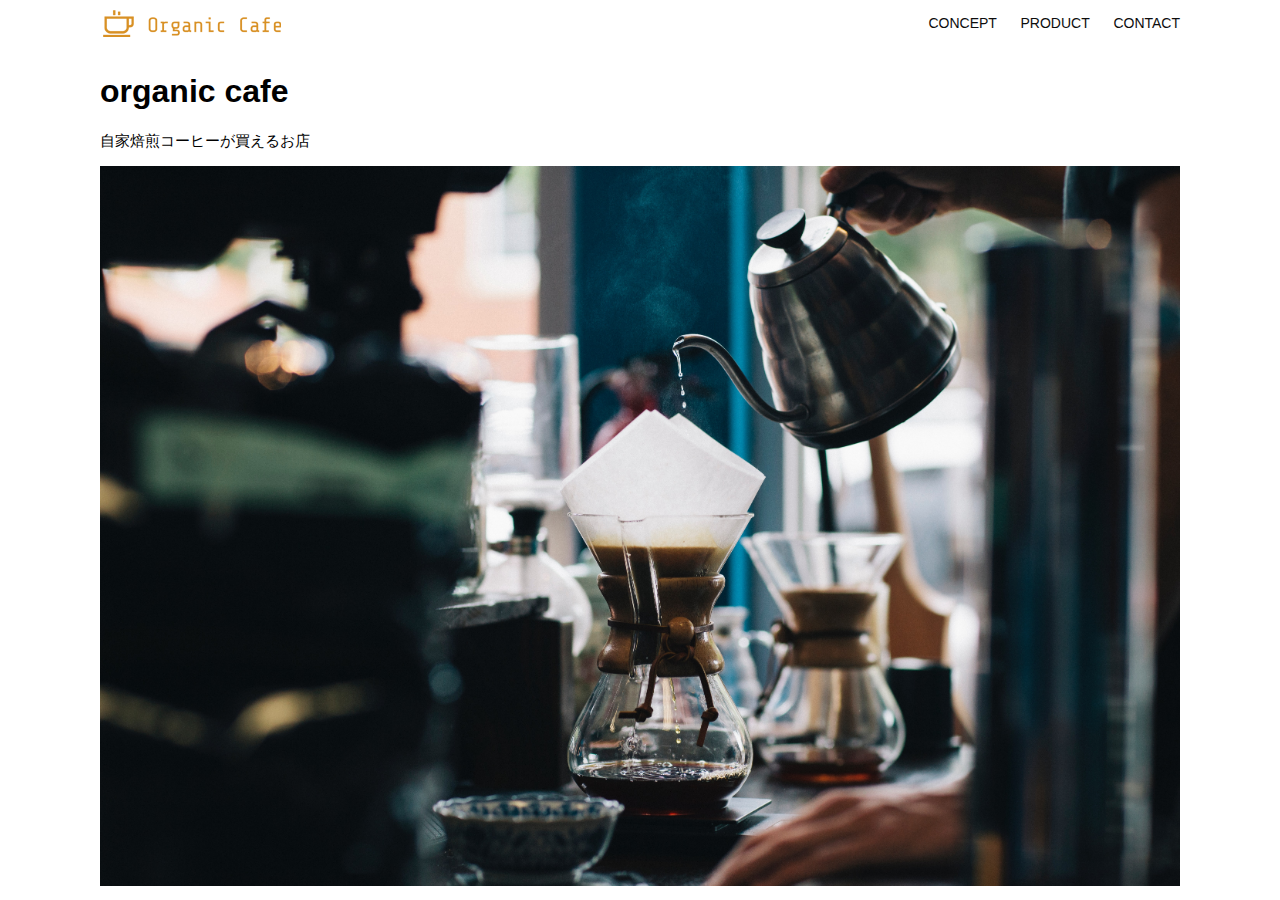
<file: html-css-kadai_013/index.html>
<!DOCTYPE html>
<html>
    <head>
        <title>organic cafe</title>
        <meta charset="utf-8">
        <meta name="description" content="自家焙煎のコーヒーがおうちで楽しめるorganic cafe">
        <meta name="viewport" content="width=device-width, initial-scale=1,0">
        <link rel="stylesheet" href="style.css">
    </head>
    <body>
        <!--ヘッダー-->
        <header>
            <!--ロゴ-->
            <a href="index.html" id="logo"><img src="images/logo.png" alt="トップページに戻る">
            </a>

            <!--PC用ナビゲーション-->
            <nav id="nav-pc">
                <a href="index.html#concept">CONCEPT</a>
                <a href="index.html#product">PRODUCT</a>
                <a href="index.html#contact">CONTACT</a>
            </nav>
            <!--スマートフォン用メニューボタン-->
            <button id="menu-sp" onclick="document.getElementById('nav-sp').style.display = 'block'">
                <img src="images/button-menu.png" alt="ナビゲーションを開く">
            </button>
            <!--スマートフォン用ナビゲーション-->
            <div id="nav-sp">
                <button id="close" onclick="document.getElementById('nav-sp').style.display = 'none'">
                    <img src="images/button-close.png" alt="ナビゲーションを閉じる">
                </button>
                <nav>
                 <ul>
                    <li>
                        <a id="logo-sp" href="index.html" onclick="document.getElementById('nav-sp').style.display = 'none'">
                            <img src="images/logo-sp.png" alt="トップページに戻る">
                        </a>
                    </li>
                    <li><a class="menu" href="index.html#concept" onclick="document.getElementById('nav-sp').style.display = 'none'">CONCEPT</a></li>
                    <li><a class="menu" href="index.html#product" onclick="document.getElementById('nav-sp').style.display = 'none'">PRODUCT</a></li>
                    <li><a class="menu" href="index.html#contact" onclick="document.getElementById('nav-sp').style.display = 'none'">CONTACT</a></li>
                 </ul>
                </nav>
            </div>
        </header>
        <main>
            <article> 
                <!--メインビジュアル-->
                <section id="main-visual">
                    <div id="main-message">
                    <h1>organic cafe</h1>
                    <p>自家焙煎コーヒーが買えるお店</p>
                    </div>
                     <img src="images/main-image.jpg" alt="コーヒーをハンドドリップで淹れる画像">
                </section>
            </article>
        </main>
    </body>
    
</html>
</file>
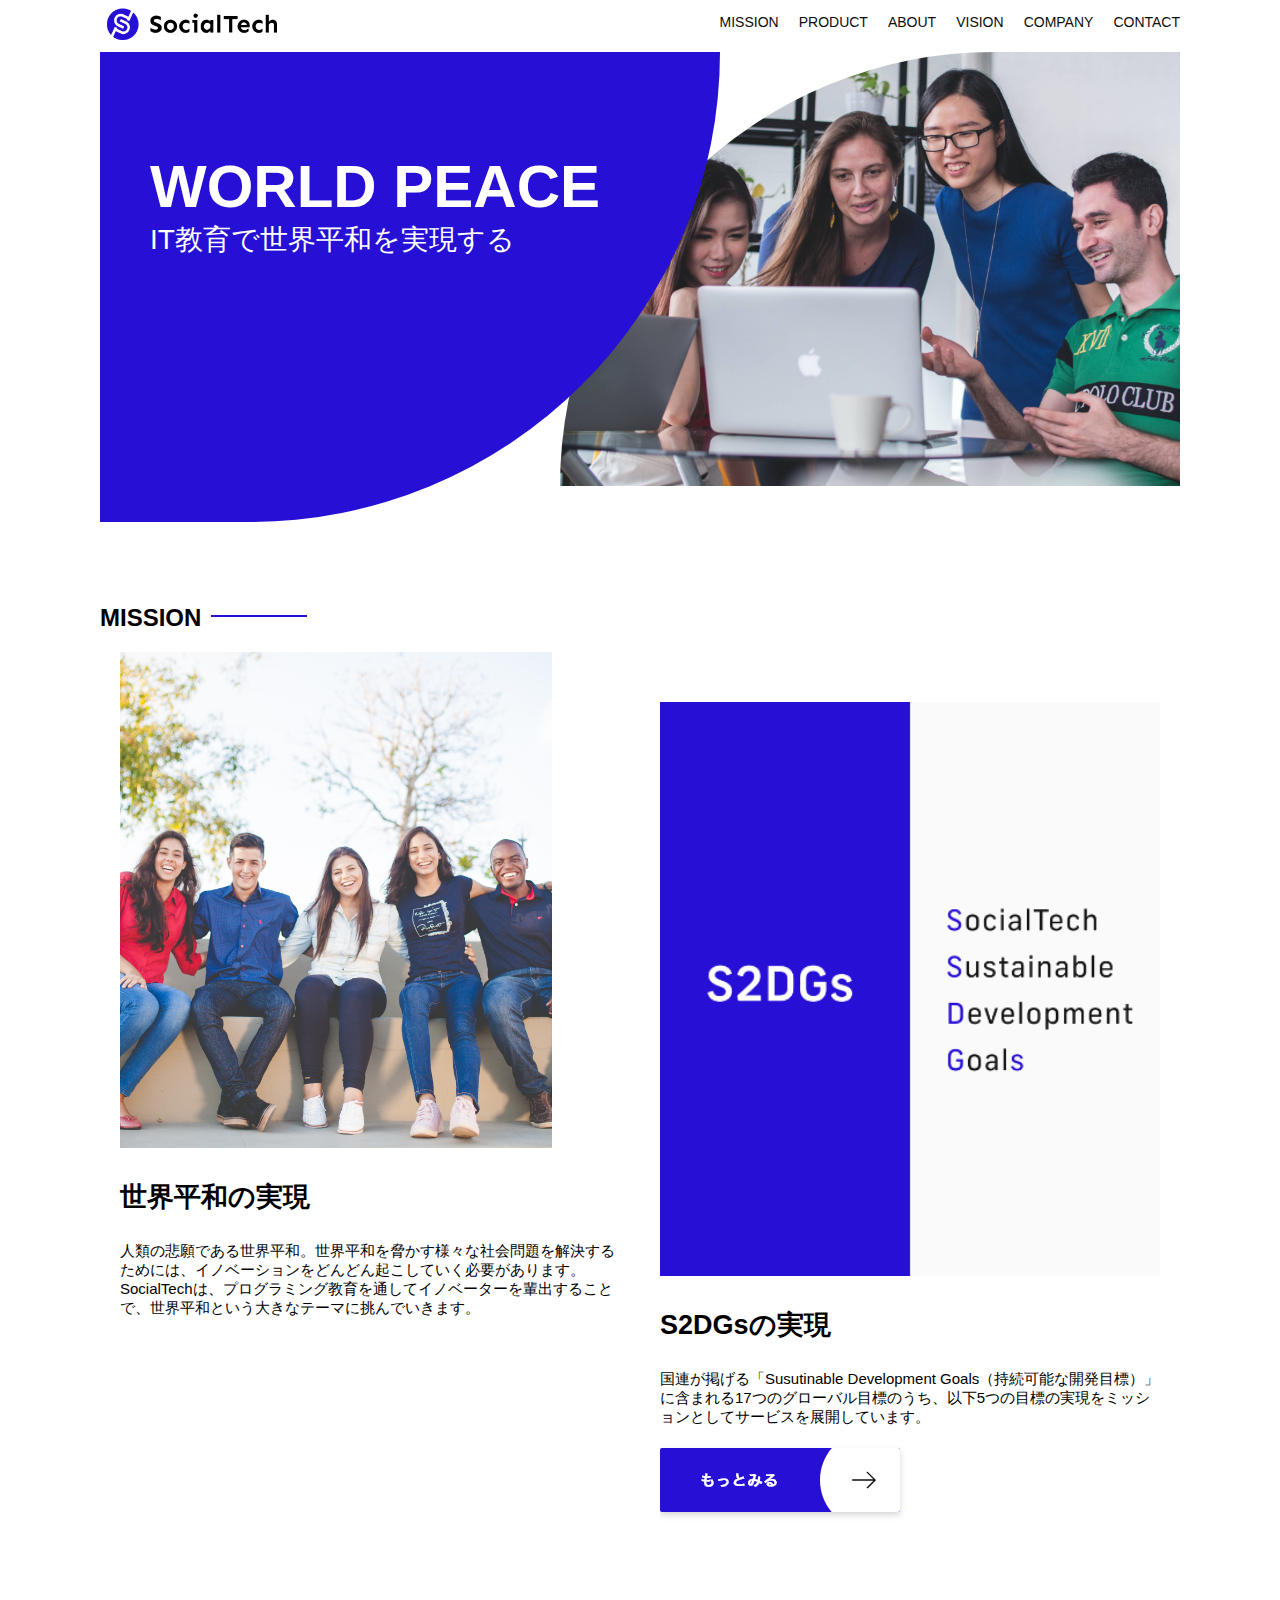
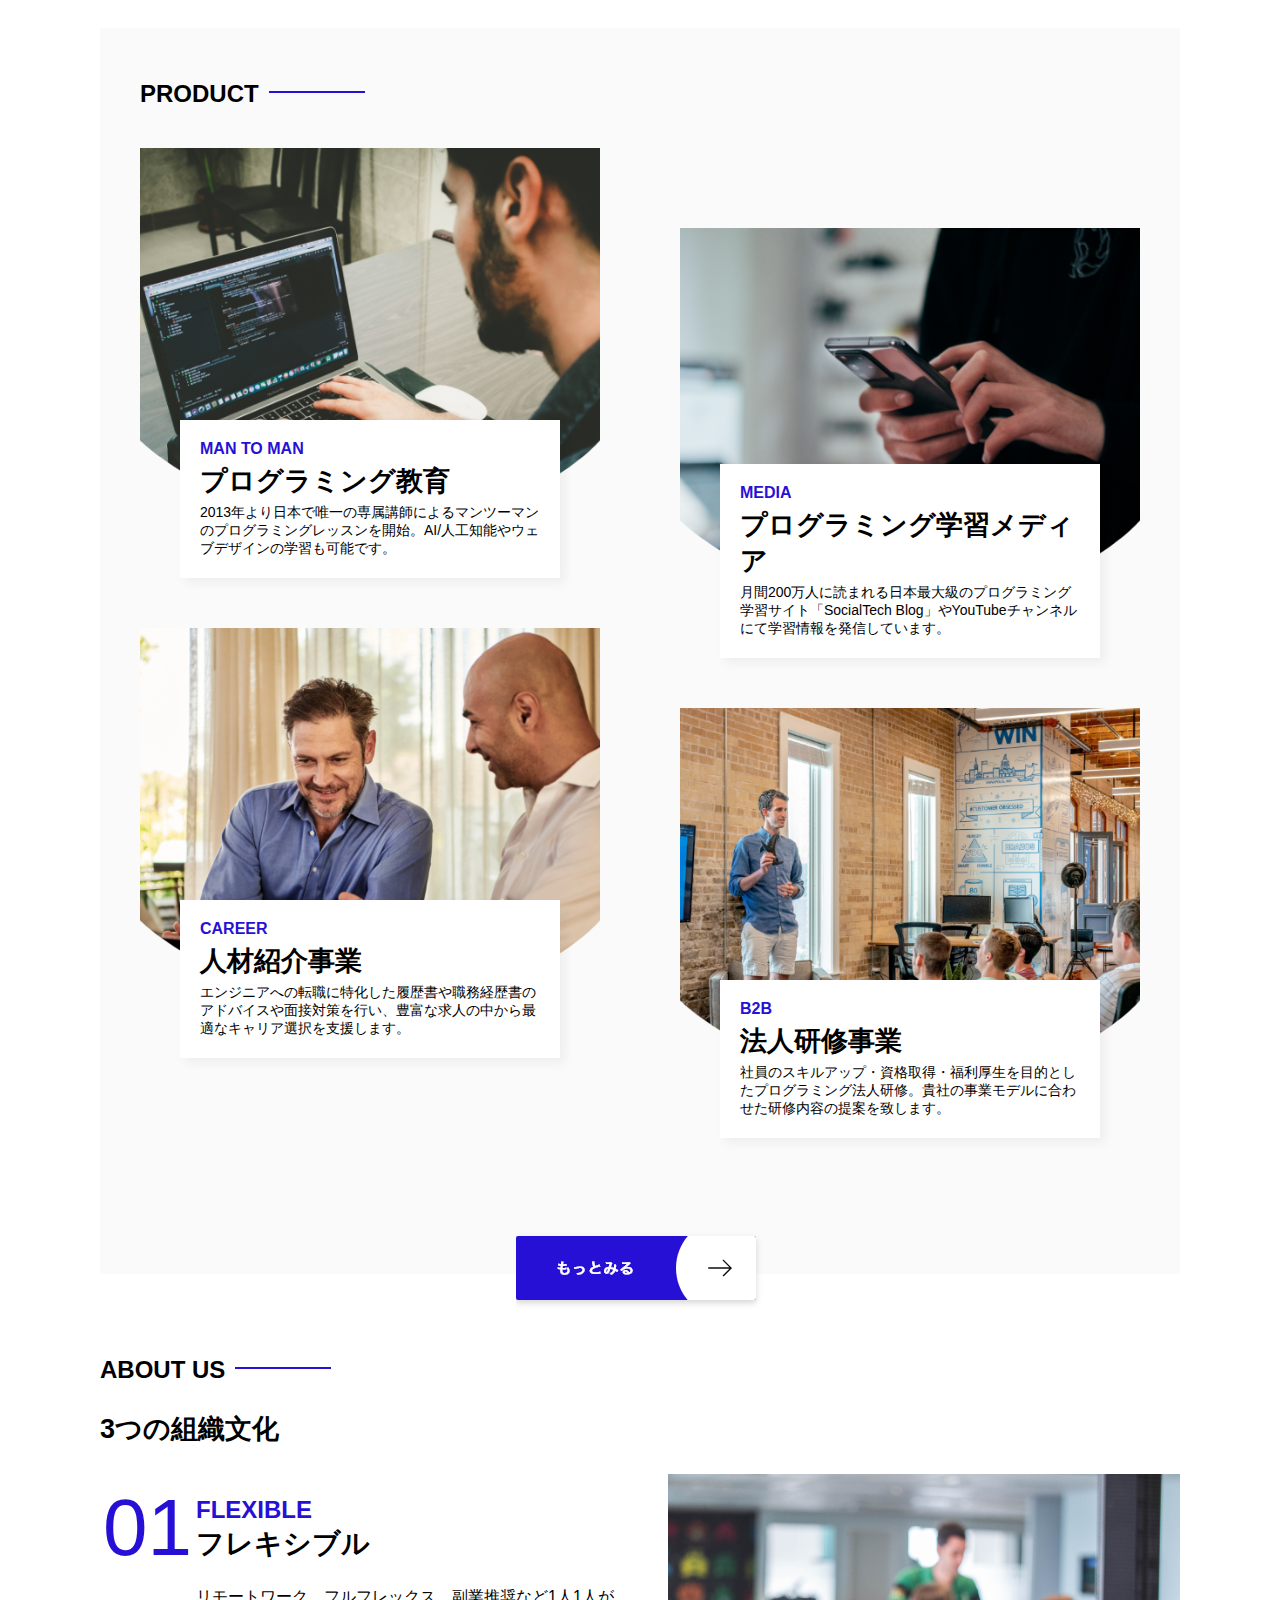
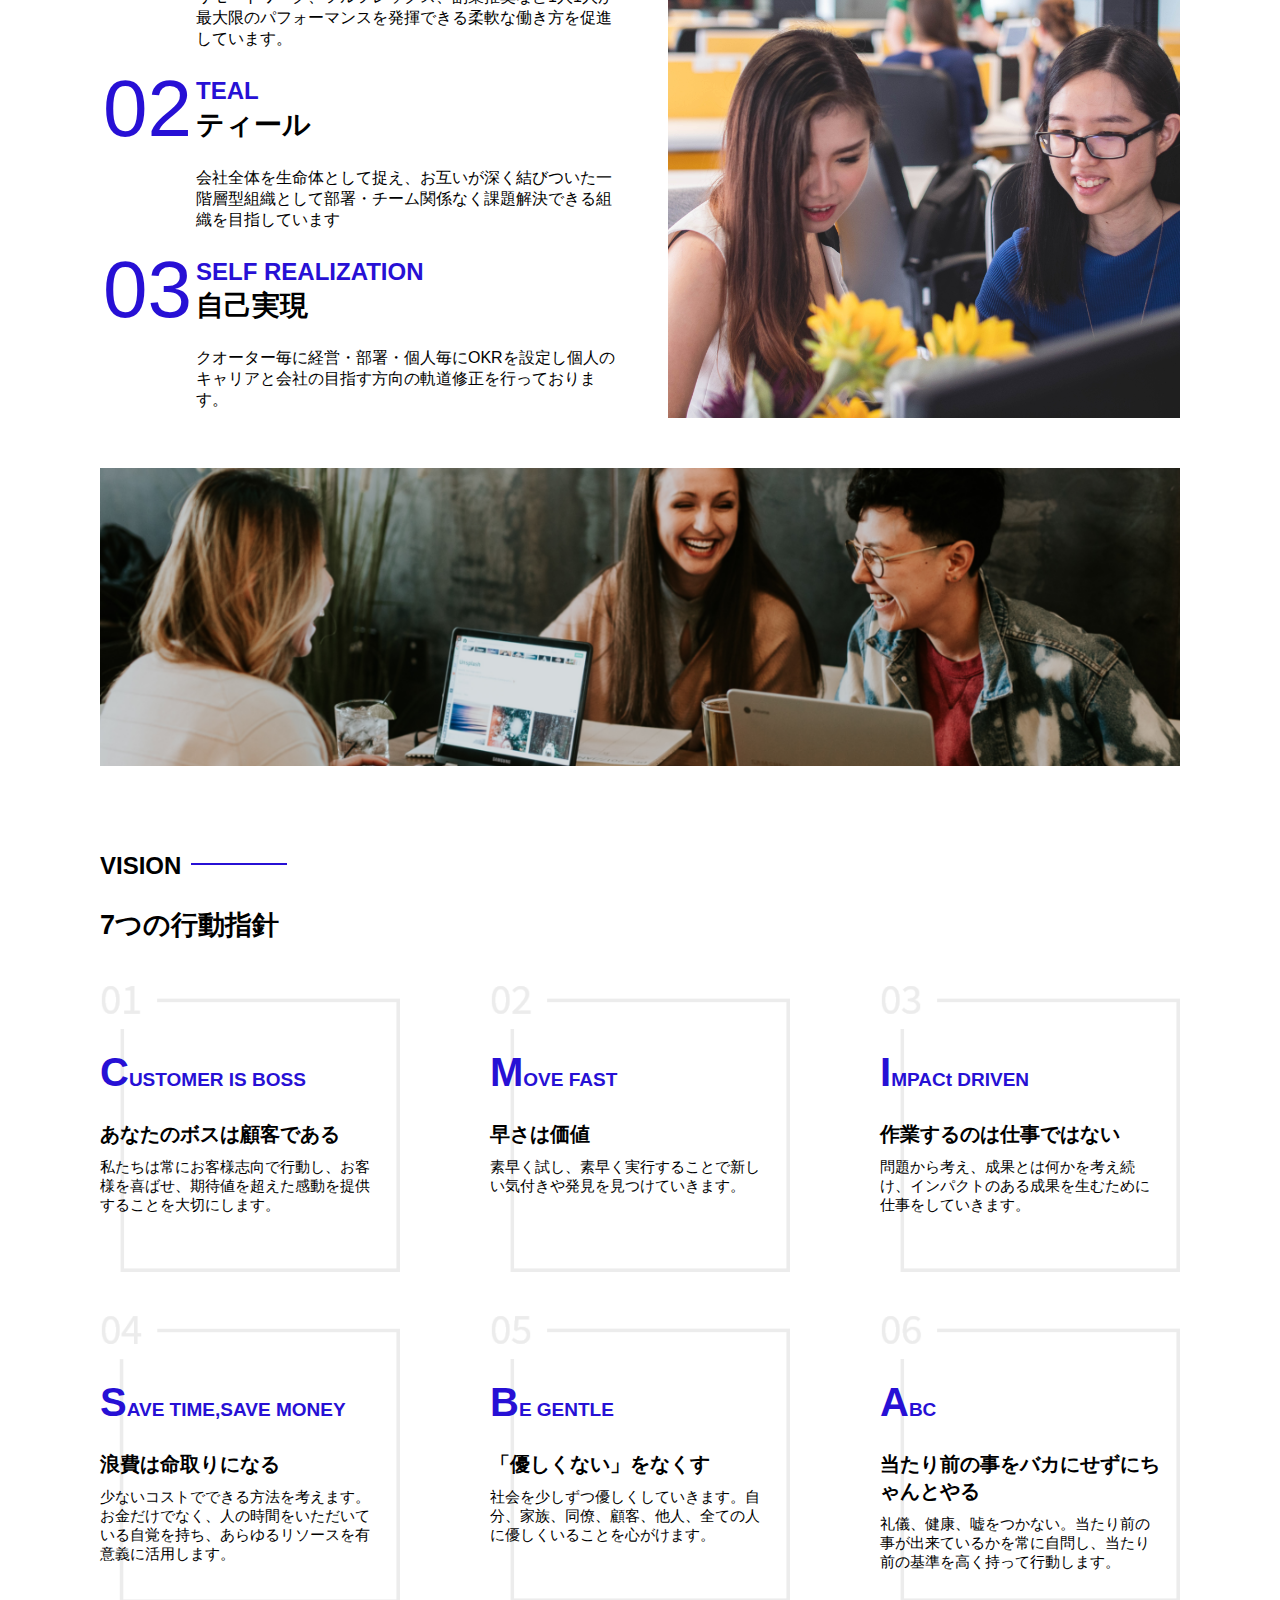
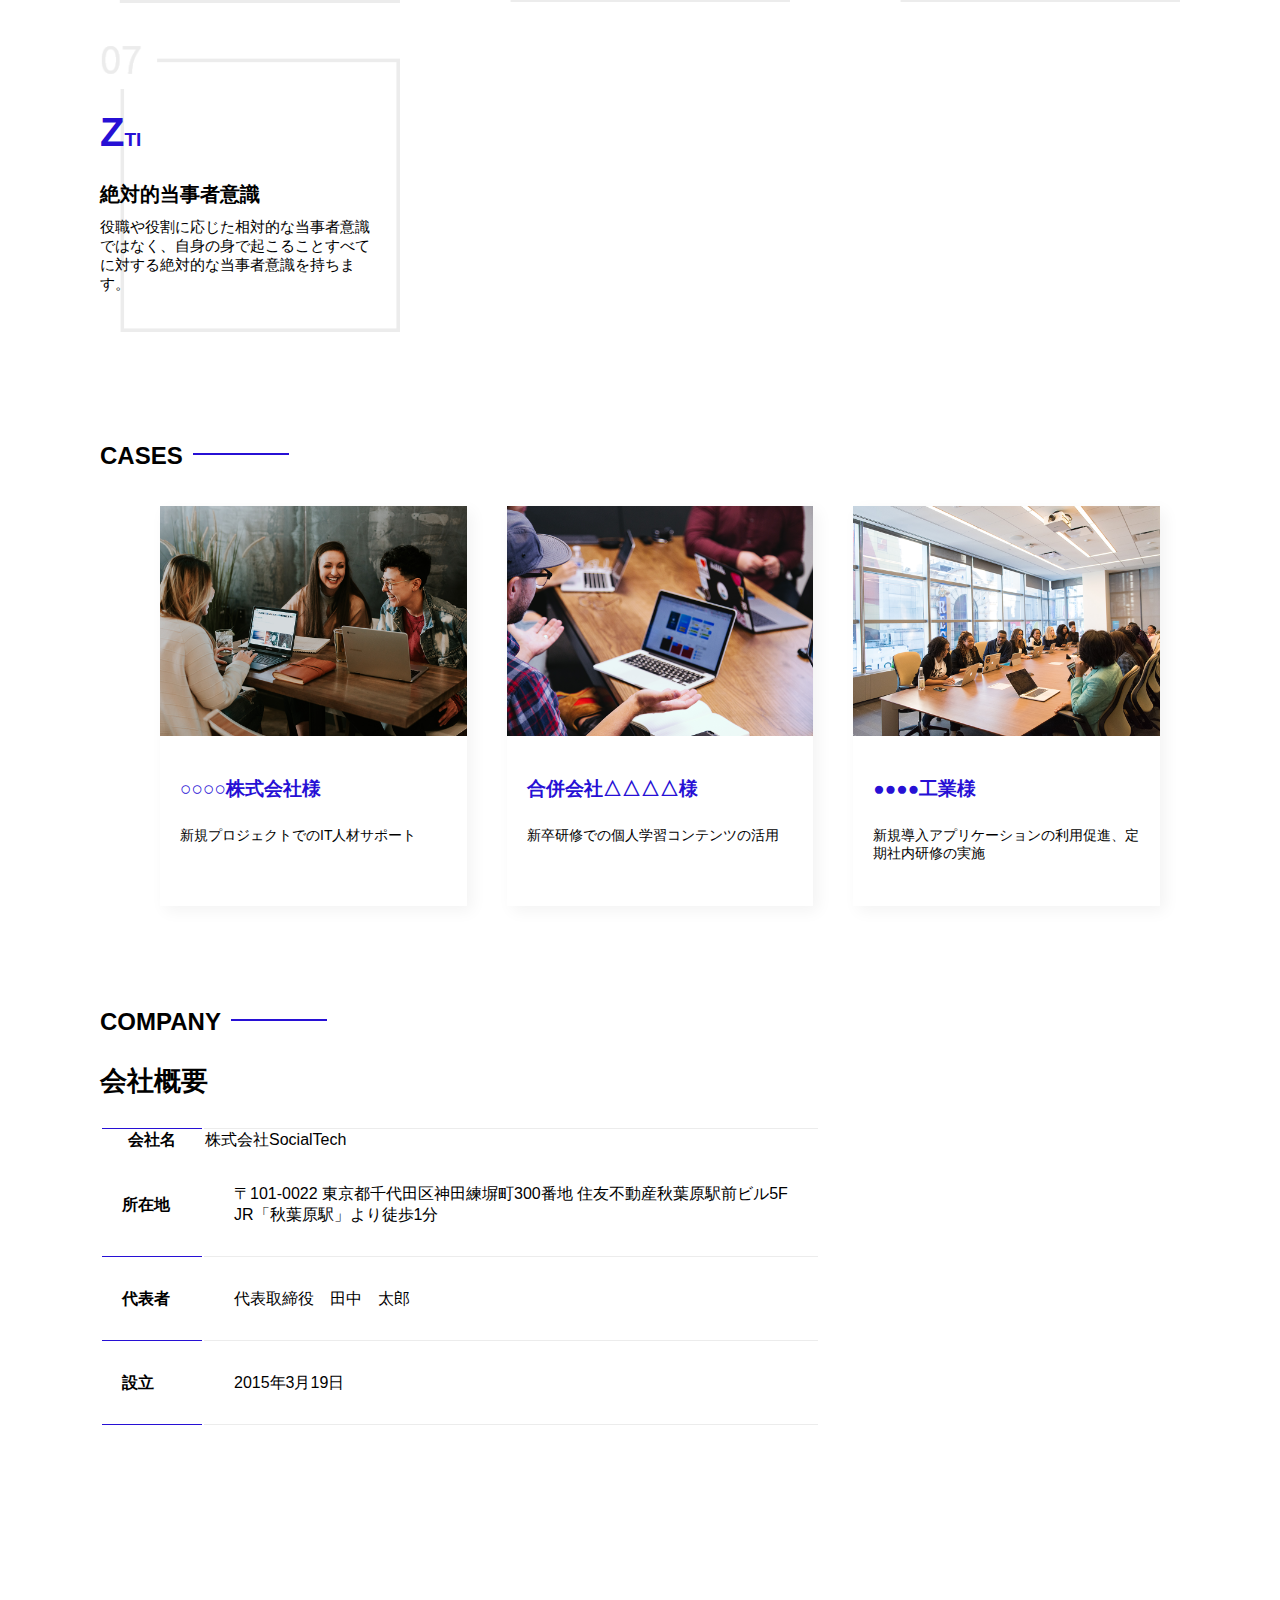
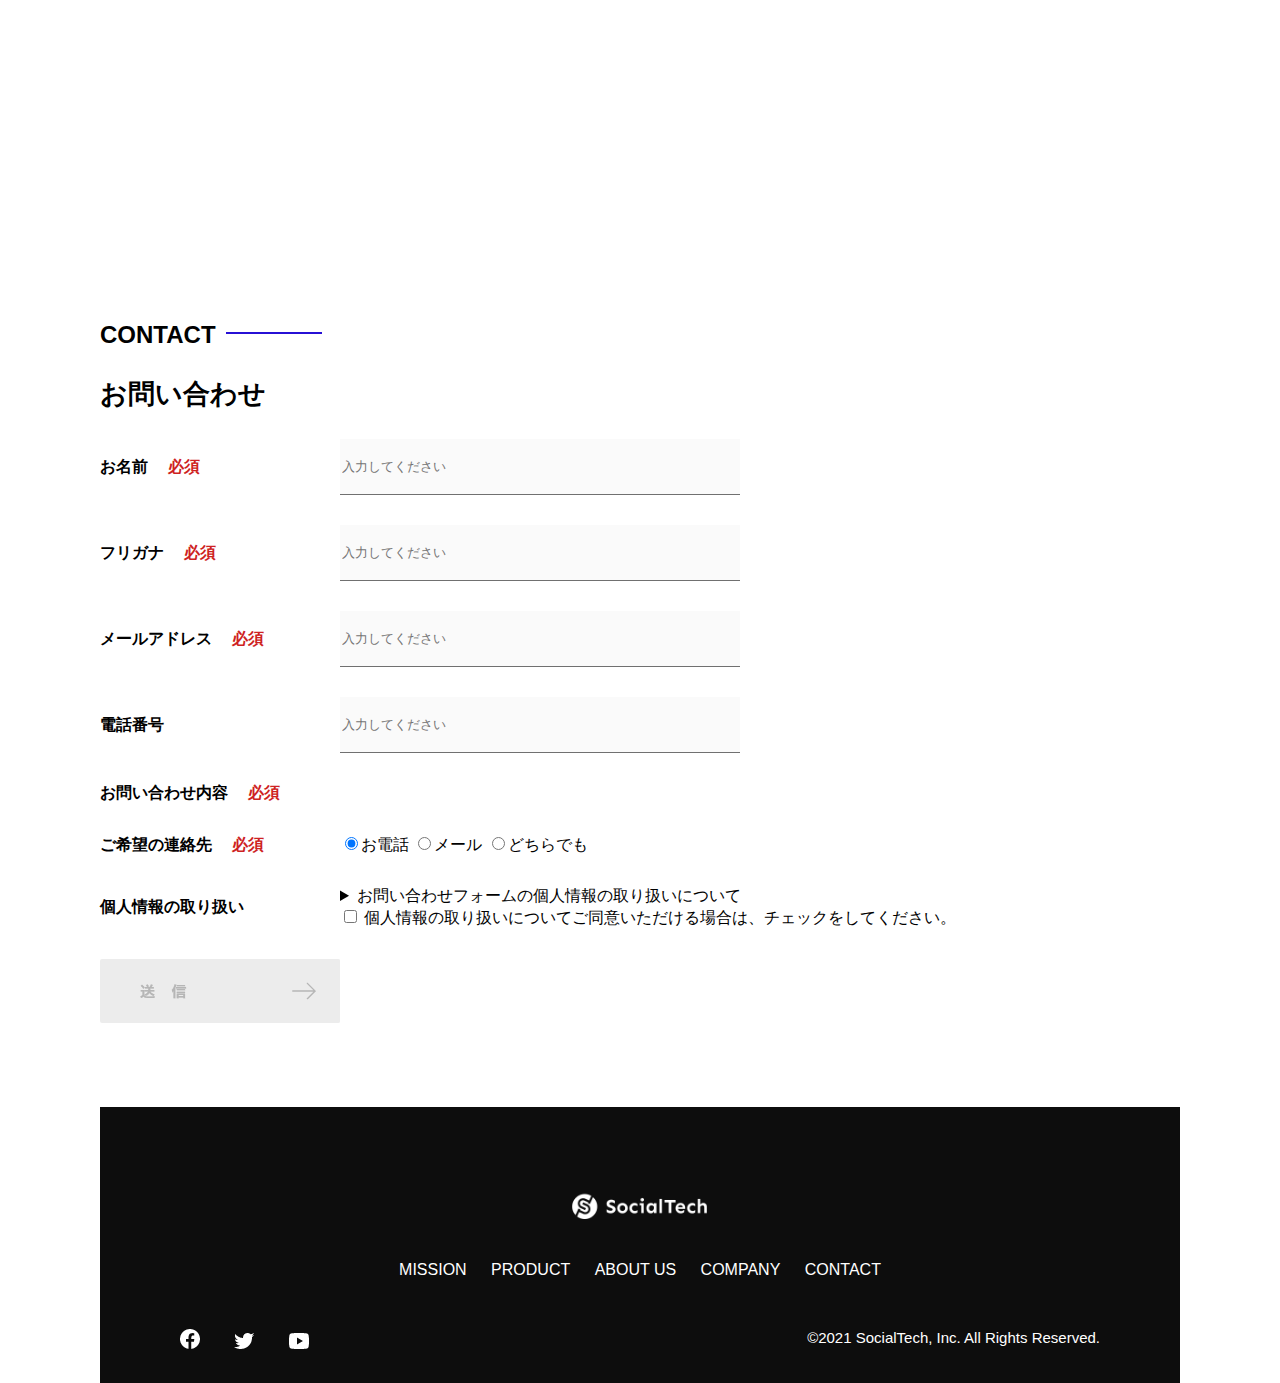
<file: kadai_tutorial_output/index.html>
<!DOCTYPE html>
<html>
    <head>
        <title>SocialTech</title>
        <meta charset="utf-8">
        <meta name="description" content="SocialTechはEdTech業界のリーディングカンパニーを目指します。">
        <meta name="viewport" content="width=device-width, initial-scale=1.0">
        
        <link rel="stylesheet" href="style.css">
    
    </head>
    <body>
        <header>
            <a href="index.html" id="logo"><img src="images/logo.png" alt="トップページ"></a>

                <!--PC用ナビゲーション-->
                <nav id="nav-pc">
                    <ul>
                     <li><a href="mission.html">MISSION</a></li>
                     <li><a href="product.html">PRODUCT</a></li>
                     <li><a href="index.html#aboutus">ABOUT</a></li>
                     <li><a href="index.html#vision">VISION</a></li>
                     <li><a href="index.html#company">COMPANY</a></li>
                     <li><a href="index.html#contact">CONTACT</a></li>
                    </ul>
                </nav>
                <!--スマホ用メニューボタン-->
                <button id="menu-sp" onclick="document.getElementById('nav-sp').style.display = 'block'">
                  <img src="images/button-menu.png" alt="ナビゲーションを開く">
                </button>
                <!--スマホ用ナビゲーション-->
                <div id="nav-sp">
                    <button id="close" onclick="document.getElementById('nav-sp').style.display = 'none'">
                     <img src="images/button-close.png" alt="ナビゲーションを閉じる">
                    </button>

                    <nav>
                        <ul>
                            <li>
                                <a id="logo-sp" href="index.html" onclick="document.getElemantById('nav-sp').style.display = 'none'"><img src="images/logo-sp.png" alt="トップページに戻る"></a>
                            </li>
                            <li><a class="menu" href="mission.html" onclick="document.getElementById('nav-sp').style.display = 'none'">MISSION</a></li>
                            <li><a class="menu" href="product.html" onclick="document.getElementById('nav-sp').style.display = 'none'">PRODUCT</a></li>
                            <li><a class="menu" href="index.html#abaoutus" onclick="document.getElementById('nav-sp').style.display = 'none'">ABOUT US</a></li>
                            <li><a class="menu" href="index.html#vision" onclick="document.getElementById('nav-sp').style.display = 'none'">VISION</a></li>
                            <li><a class="menu" href="index.html#company" onclick="document.getElementById('nav-sp').style.display = 'none'">COMPANY</a></li>
                            <li><a class="menu" href="index.html#contact" onclick="document.getElementById('nav-sp').style.display = 'none'">CONTACT</a></li>
                        </ul>
                    </nav>
                    <div id="sns">
                        <a href="https://facebook.com/sejuku2013">
                            <img src="images/button-facebook.png" alt="Facebookのリンク">
                        </a>
                        <a href="https://twitter.com/samuraijuku">
                            <img src="images/button-twitter.png" alt="ツイッターのリンク">
                        </a>
                        <a href="https://www.youtube.com/channel/UCCFOQO5aDK0xXam4cUQXT8g">
                            <img src="images/button-youtube.png" alt="youtubeのリンク">
                        </a>
                    </div>
                </div>
        </header>
        <main>
            <article>
                <!--メインビジュアル-->
                <section id="main-visual">
                    <div id="main-message">
                        <h1>WORLD PEACE</h1>
                        <p>IT教育で世界平和を実現する</p>
                    </div>
                    <img src="images/index/index-main.png" alt="PCの周りに集まっている多国籍の仲間たち">
                </section>
                <!--ミッション-->
                <section id="mission">
                    <h2 id="index-h2">MISSION</h2>
                    <div id="mission-flex">
                        <div>
                            <img id="mission-phot" src="images/index/index-mission.png" alt="屋外のベンチで写真を撮影する多国籍の仲間たち">
                            <h3>世界平和の実現</h3>
                            <p>
                                人類の悲願である世界平和。世界平和を脅かす様々な社会問題を解決するためには、イノベーションをどんどん起こしていく必要があります。SocialTechは、プログラミング教育を通してイノベーターを輩出することで、世界平和という大きなテーマに挑んでいきます。
                            </p>
                        </div>
                        <div>
                            <img id="s2dgs" src="images/index/s2dgs.png" alt="S2DGs">
                            <h3>S2DGsの実現</h3>
                            <p>国連が掲げる「Susutinable Development Goals（持続可能な開発目標）」に含まれる17つのグローバル目標のうち、以下5つの目標の実現をミッションとしてサービスを展開しています。</p>
                            <a href="mission.html">
                                <img src="images/button-more.png" alt="もっとみる">
                            </a>
                        </div>
                    </div>
                </section>
                <!--プロダクト-->
                <section id="product">
                    <h2 class="index-h2">PRODUCT</h2>
                    <div class="product-flex">
                        <div id="product-left">
                            <div>
                                <img class="product-photo" src="images/index/index-mantoman.png" alt="PCでコードを書く男性">
                                <div class="product-explain">
                                    <span>MAN TO MAN</span>
                                    <h3>プログラミング教育</h3>
                                    <p>2013年より日本で唯一の専属講師によるマンツーマンのプログラミングレッスンを開始。AI/人工知能やウェブデザインの学習も可能です。</p>
                                </div>
                            </div>
                            <div>
                                <img class="product-photo" src="images/index/index-career.png" alt="笑顔で話し合う2人の男性">
                                <div class="product-explain">
                                    <span>CAREER</span>
                                    <h3>人材紹介事業</h3>
                                    <p>エンジニアへの転職に特化した履歴書や職務経歴書のアドバイスや面接対策を行い、豊富な求人の中から最適なキャリア選択を支援します。</p>
                                </div>
                            </div>
                        </div>
                        <div id="product-right">
                            <div>
                                <img class="product-photo" src="images/index/index-media.png" alt="スマートフォンを操作する人">
                                <div class="product-explain">
                                    <span>MEDIA</span>
                                    <h3>プログラミング学習メディア</h3>
                                    <p>月間200万人に読まれる日本最大級のプログラミング学習サイト「SocialTech Blog」やYouTubeチャンネルにて学習情報を発信しています。</p>
                                </div>
                            </div>
                            <div>
                                <img class="product-photo" src="images/index/index-b2b.png" alt="講演中の男性とそれを聴く人々">
                                <div class="product-explain">
                                    <span>B2B</span>
                                    <h3>法人研修事業</h3>
                                    <p>社員のスキルアップ・資格取得・福利厚生を目的としたプログラミング法人研修。貴社の事業モデルに合わせた研修内容の提案を致します。</p>
                                </div>
                            </div>
                        </div>
                    </div>
                    <div id="product-more">
                        <a href="product.html">
                            <img src="images/button-more.png" alt="もっとみる">
                        </a>
                    </div>
                </section>
                <!--ABOUT US-->
                <section id="aboutus">
                    <h2 class="index-h2">ABOUT US</h2>
                    <h3>3つの組織文化</h3>
                    <div>
                        <table class="culture-table">
                            <tr>
                                <td class="culture-num">01</td>
                                <th><span class="culture-en">FLEXIBLE</span><br>フレキシブル</th>
                            </tr>
                            <tr>
                                <td>
                                    <!--空のセル-->
                                </td>
                                <td class="culture-description"> リモートワーク、フルフレックス、副業推奨など1人1人が最大限のパフォーマンスを発揮できる柔軟な働き方を促進しています。</td>
                            </tr>
                            <tr>
                                <td class="culture-num">02</td>
                                <th><span class="culture-en">TEAL</span><br>ティール</th>
                            </tr>
                            <tr>
                                <td>
                                    <!--空のセル-->
                                </td>
                                <td class="culture-description"> 会社全体を生命体として捉え、お互いが深く結びついた一階層型組織として部署・チーム関係なく課題解決できる組織を目指しています</td>
                            </tr>
                            <tr>
                                <td class="culture-num">03</td>
                                <th><span class="culture-en">SELF REALIZATION</span><br>自己実現</th>
                            </tr>
                            <tr>
                                <td>
                                    <!--空のセル-->
                                </td>
                                <td class="culture-description">クオーター毎に経営・部署・個人毎にOKRを設定し個人のキャリアと会社の目指す方向の軌道修正を行っております。</td>
                            </tr>
                        </table>
                         <img class="culture-img" src="images/index/index-aboutus1.png" alt="笑顔で話し合う女性">
                    </div>
                     <img class="culture-img2" src="images/index/index-aboutus2.png" alt="笑顔で話し合う3人の男女">
                </section>
                <!--Vision-->
                <section id="vision">
                    <h2 class="index-h2">VISION</h2>
                    <h3>7つの行動指針</h3>
                    <div>
                        <div class="vision-box">
                            <img src="images/index/vision-01.png" alt="01">
                            <div>
                                <h4>CUSTOMER IS BOSS</h4>
                                <h5>あなたのボスは顧客である</h5>
                                <p>私たちは常にお客様志向で行動し、お客様を喜ばせ、期待値を超えた感動を提供することを大切にします。</p>
                            </div>
                        </div>
                        <div class="vision-box">
                            <img src="images/index/vision-02.png" alt="02">
                            <div>
                                <h4>MOVE FAST</h4>
                                <h5>早さは価値</h5>
                                <p>素早く試し、素早く実行することで新しい気付きや発見を見つけていきます。</p>
                            </div>
                        </div>
                        <div class="vision-box">
                            <img src="images/index/vision-03.png" alt="03">
                            <div>
                                <h4>IMPACt DRIVEN</h4>
                                <h5>作業するのは仕事ではない</h5>
                                <p>問題から考え、成果とは何かを考え続け、インパクトのある成果を生むために仕事をしていきます。</p>
                            </div>
                        </div>
                        <div class="vision-box">
                            <img src="images/index/vision-04.png" alt="04">
                            <div>
                                <h4>SAVE TIME,SAVE MONEY</h4>
                                <h5>浪費は命取りになる</h5>
                                <p>少ないコストでできる方法を考えます。お金だけでなく、人の時間をいただいている自覚を持ち、あらゆるリソースを有意義に活用します。</p>
                            </div>
                        </div>
                        <div class="vision-box">
                            <img src="images/index/vision-05.png" alt="05">
                            <div>
                                <h4>BE GENTLE</h4>
                                <h5>「優しくない」をなくす</h5>
                                <p>社会を少しずつ優しくしていきます。自分、家族、同僚、顧客、他人、全ての人に優しくいることを心がけます。</p>
                            </div>
                        </div>
                        <div class="vision-box">
                            <img src="images/index/vision-06.png" alt="06">
                            <div>
                                <h4>ABC</h4>
                                <h5>当たり前の事をバカにせずにちゃんとやる</h5>
                                <p>礼儀、健康、嘘をつかない。当たり前の事が出来ているかを常に自問し、当たり前の基準を高く持って行動します。</p>
                            </div>
                        </div>
                        <div class="vision-box">
                            <img src="images/index/vision-07.png" alt="07">
                            <div>
                                <h4>ZTI</h4>
                                <h5>絶対的当事者意識</h5>
                                <p>役職や役割に応じた相対的な当事者意識ではなく、自身の身で起こることすべてに対する絶対的な当事者意識を持ちます。</p>
                            </div>
                        </div>
                    </div>
                </section>
                <!--CASES-->
                <section id="cases">
                    <h2 id="index-h2">CASES</h2>
                    <ul>
                       <li class="case-card">
                        <img class="case-img" src="images/index/case-1.png" alt="仲良く語り合う3人">
                        <div class="case-info">
                            <h4 class="case-name">○○○○株式会社様</h4>
                            <p class="case-contact">新規プロジェクトでのIT人材サポート</p>
                        </div>
                       </li> 
                       <li class="case-card">
                        <img class="case-img" src="images/index/case-2.png" alt="PCでコンテンツを見る">
                        <div class="case-info">
                            <h4 class="case-name">合併会社△△△△様</h4>
                            <p class="case-contact">新卒研修での個人学習コンテンツの活用</p>
                        </div>
                       </li>
                       <li class="case-card">
                        <img class="case-img" src="images/index/case-3.png" alt="社内研修中の会議室">
                        <div class="case-info">
                            <h4 class="case-name">●●●●工業様</h4>
                            <p class="case-contact">新規導入アプリケーションの利用促進、定期社内研修の実施</p>
                        </div>
                       </li>
                    </ul>
                </section>
                <!--COMPANY-->
                <section id="company">
                    <h2 class="index-h2">COMPANY</h2>
                    <h3>会社概要</h3>
                     <table>
                        <tr>
                            <th class="tableheader-first">会社名</th>
                            <td class="cell-first">株式会社SocialTech</td>
                        </tr>
                        <tr>
                            <th class="tableheader">所在地</th>
                            <td class="cell">〒101-0022 東京都千代田区神田練塀町300番地 住友不動産秋葉原駅前ビル5F<br>JR「秋葉原駅」より徒歩1分</td>
                        </tr>
                        <tr>
                            <th class="tableheader">代表者</th>
                            <td class="cell">代表取締役　田中　太郎</td>
                        </tr>
                        <tr>
                            <th class="tableheader">設立</th>
                            <td class="cell">2015年3月19日</td>
                        </tr>
                     </table>
                     <iframe
                        src="https://www.google.com/maps/embed?pb=!1m18!1m12!1m3!1d6480.137710267362!2d139.77207767470475!3d35.69992317258121!2m3!1f0!2f0!3f0!3m2!1i1024!2i768!4f13.1!3m3!1m2!1s0x60188fee13660e23%3A0x77137876edf742ac!2z5L2P5Y-L5LiN5YuV55Sj56eL6JGJ5Y6f6aeF5YmN44OT44Or!5e0!3m2!1sja!2sjp!4v1719280363545!5m2!1sja!2sjp" width="600" height="450" style="border:0;" allowfullscreen="" loading="lazy" referrerpolicy="no-referrer-when-downgrade">
                    </iframe>
                </section>
                <!--CONTACT-->
                <section id="contact">
                    <h2 class="index-h2">CONTACT</h2>
                    <h3>お問い合わせ</h3>
                    <form>
                        <div>
                            <div class="contact-heading">
                                <label class="contact-label">お名前<span class="contact-span">必須</span></label>
                            </div>
                            <div>
                                <input type="text" name="name" placeholder="入力してください" class="contact-textbox">
                            </div>
                        </div>
                        <div>
                            <div class="contact-heading">
                                <label class="contact-label">フリガナ<span class="contact-span">必須</span></label>
                            </div>
                            <div>
                                <input type="text" name="hurigana" placeholder="入力してください" class="contact-textbox">
                            </div>
                        </div>
                        <div>
                            <div class="contact-heading">
                                <label class="contact-label">メールアドレス<span class="contact-span">必須</span></label>
                            </div>
                            <div>
                                <input type="text" name="email" placeholder="入力してください" class="contact-textbox">
                            </div>
                        </div>
                        <div>
                            <div class="contact-heading">
                                <label class="contact-label">電話番号</label>
                            </div>
                            <div>
                                <input type="text" name="tel" placeholder="入力してください" class="contact-textbox">
                            </div>
                        </div>
                        <div>
                            <div class="contact-heading">
                                <label class="contact-label">お問い合わせ内容<span class="contact-span">必須</span></label>
                            </div>
                            <div>
                                <texterea class="contact-texterea" placeholder="入力してください" name="message"></texterea>
                            </div>
                        </div>
                        <div>
                            <div class="contact-heading">
                                <label class="contact-label">ご希望の連絡先<span class="contact-span">必須</span></label>
                            </div>
                            <div>
                                <input class="radiobutton" type="radio" value="tel" name="contact" checked><label>お電話</label>
                                <input class="radiobutton" type="radio" value="mail" name="contact"><label>メール</label>
                                <input class="radiobutton" type="radio" value="both" name="contact"><label>どちらでも</label>
                            </div>
                        </div>
                        <div>
                            <div class="contact-heading">
                                <label class="contact-label">個人情報の取り扱い</label>
                            </div>
                            <div>
                                <details>
                                    <summary>お問い合わせフォームの個人情報の取り扱いについて</summary>
                                    <div>
                                        <dl>
                                            <dt>1.組織の名称または氏名</dt>
                                            <dd>株式会社SocialTech</dd>
                                            <dt>2.個人情報保護管理（若しくはその代理人）の氏名または職名、所属及び連絡先</dt>
                                            <dd>   
                                             <p>鈴木 一郎 コーポレート部</p>
                                             <p>メールアドレス：samurai@example.com</p>
                                             <p>TEL:03-1234-5678</p>
                                            </dd>    
                                            <dt>3.個人情報の利用目的</dt>
                                            <dd>
                                             <ul>
                                                <li>本サービス及び本サービスに関連する情報の提供又はそれらに関する連絡のため</li>
                                                <li>ユーザーの本人確認のため</li>
                                                <li>当社サービスの案内のため</li>
                                                <li>当社の商品等の広告または宣伝（電子メールによるものを含むとします。）</li>
                                             </ul> 
                                            </dd> 
                                            <dt>4.個人情報の取り扱い業務の委託 </dt>
                                            <dd>個人情報の取り扱い業務の全部または一部を外部に業務委託する場合があります。その際、弊社は、個人情報を適切に保護できる管理体制を敷き実行していることを条件として委託先を厳選したうえで、機密保持契約を委託先と締結し、お客様の個人情報を厳密に管理させます。</dd>
                                            <dt>5.個人情報の開示等の請求</dt>
                                            <dd>
                                            お客様は弊社に対してご自身の個人情報の開示等（利用目的の通知、開示、内容の訂正・追加・削除、利用の停止または消去、第三者への提供停止）に関して、当社問い合わせ窓口に申し出ることができます。<br>
                                            その際、弊社はお客様ご本人を確認させていただいたうえで、合理的な期間内に対応いたします。<br><br>
                                            なお、個人情報に関する弊社問い合わせ先は、次の通りです。
                                            </dd>
                                            <dd>
                                             <p>株式会社SocialTech　個人情報問い合わせ窓口</p>
                                             <p>〒101-0022　東京都千代田区神田練塀町300番地　住友不動産秋葉原駅前ビル5F</p>
                                             <p>メールアドレス：samurai@example.com TEL:03-1234-5678</p>
                                            </dd>

                                            <dt>6.個人情報を提供されることの任意性について</dt>
                                            <dd>お客様がご自身の個人情報を弊社に提供されるか否かは、お客様のご判断によりますが、もしご提供されない場合には、適切なサービスが提供できない場合がありますので予めご了承ください。</dd>
                                        </dl>
                                    </div>
                                </details>
                                <input type="checkbox" name="agree">
                                <span>個人情報の取り扱いについてご同意いただける場合は、チェックをしてください。</span>
                            </div>
                        </div>
                         <input type="image" src="images/button-submit.png" al="送信する">
                    </form>
                </section>
            </article>
            <footer>
                <div id="footer-logo">
                    <img src="images/logo-sp.png" alt="SocialTech">
                </div>
                <div id="footer-link">
                    <a href="mission.html">MISSION</a>
                    <a href="product.html">PRODUCT</a>
                    <a href="index.html#aboutus">ABOUT US</a>
                    <a href="index.html#company">COMPANY</a>
                    <a href="index.html#contact">CONTACT</a>
                </div>
                <div id="sns-footer">
                    <div class="sns-btns">
                    <a href="https://facebook.com/sejuku2013"><img src="images/button-facebook.png" alt="Facebookのリンク"></a>
                    <a href="http://twitter.com/samuraijuku"><img src="images/button-twitter.png" alt="Twitterのリンク"></a>
                    <a href="http://www.youtube.com/channel/UCCFOQO5aDK0xXam4cUQXT8g"><img src="images/button-youtube.png" alt="YouTubeのリンク"></a>
                    </div>
                     <p id="copyright">&copy;2021 SocialTech, Inc. All Rights Reserved.</p>
                </div>
            </footer>
        </main>
    </body>
</html>
</file>
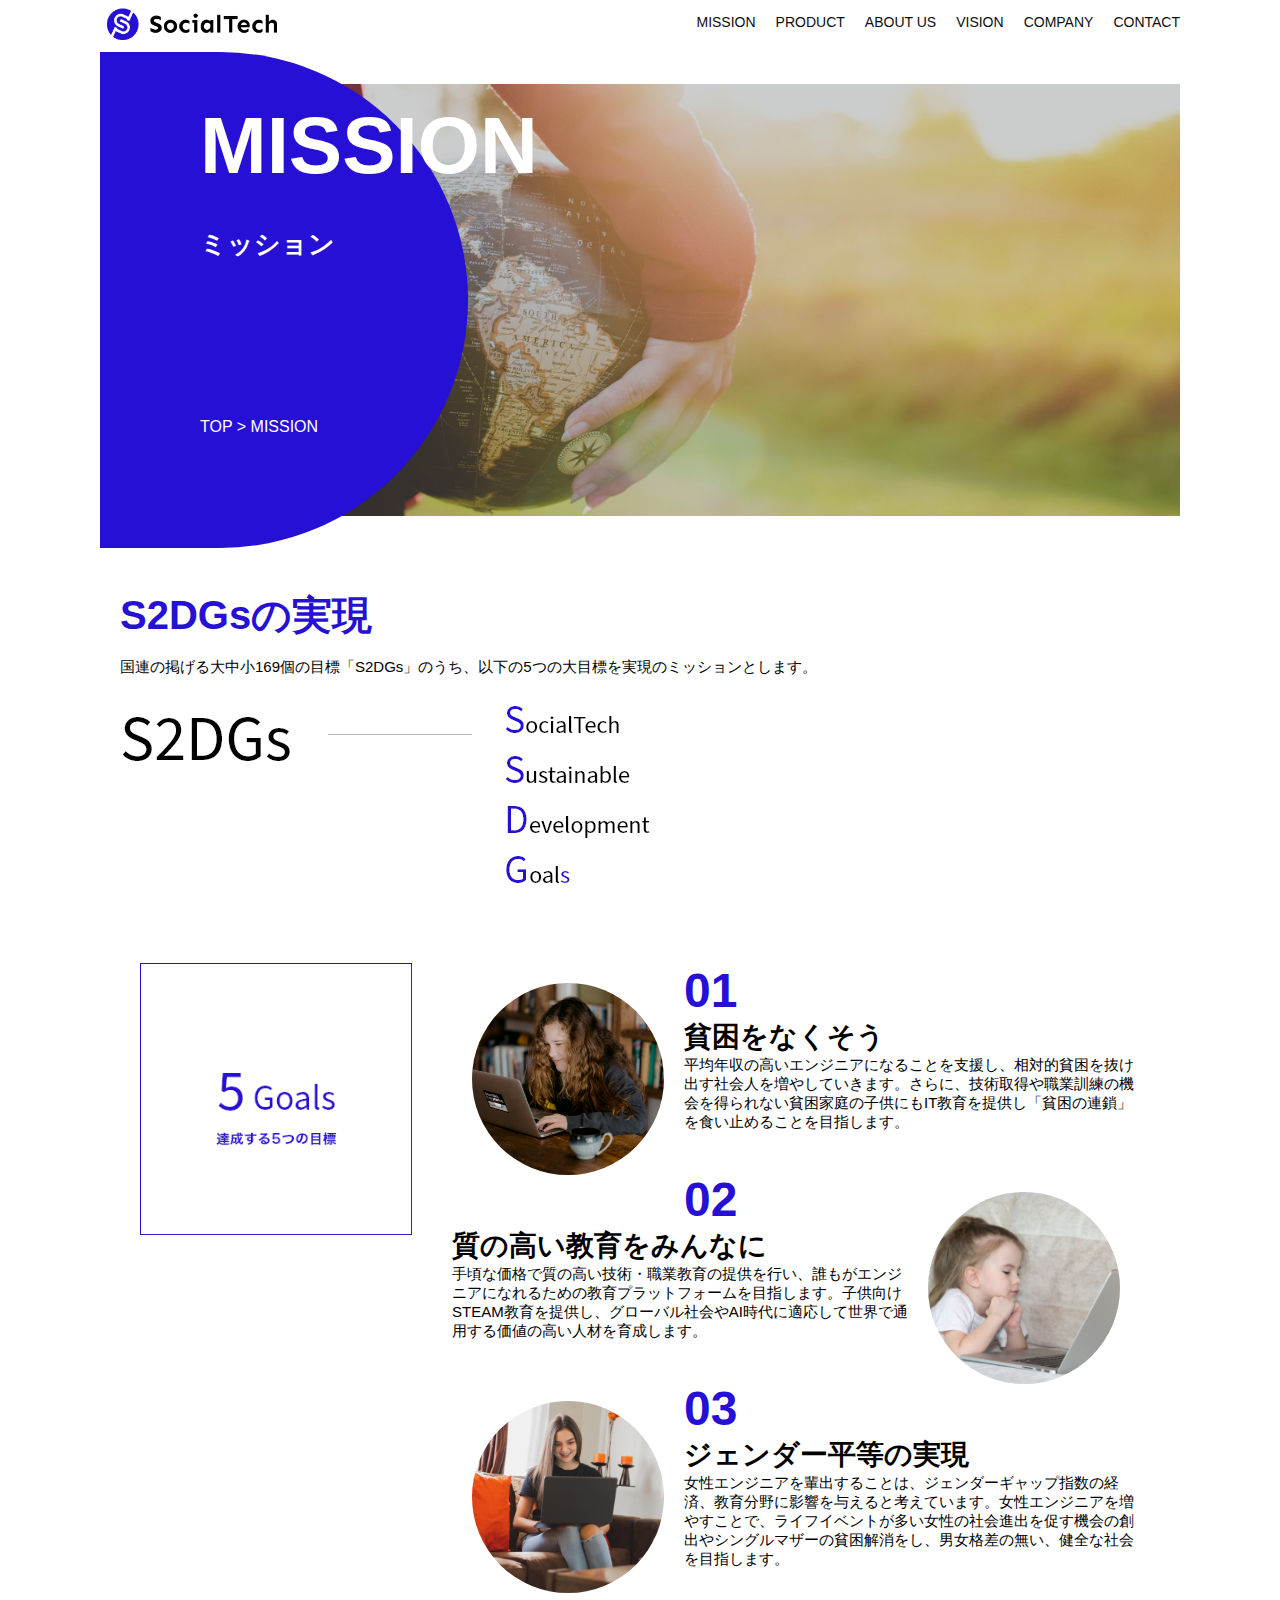
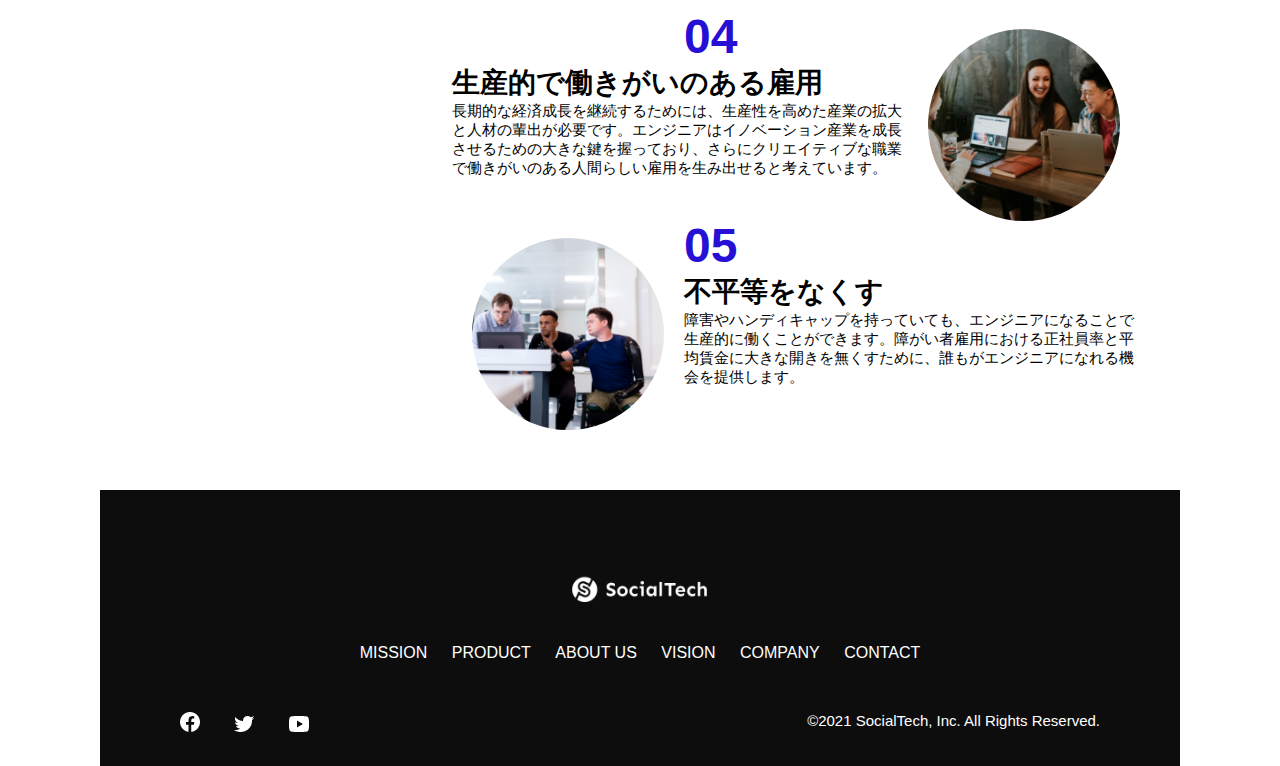
<file: kadai_tutorial_output/mission.html>
<!DOCTYPE html>
<html>
    <head>
        <title>SocialTech - MISSION ミッション -</title>
        <meta name="description" content="Social Techが目指す5つの目標(S2DGs)を紹介します">
        <meta charset="utf-8">
        <meta name="viewport" content="width=device-width, initial-scale=1.0">
        <link rel="stylesheet" href="style.css">
    </head>

    <body>
        <!--ヘッダー-->
        <header>
            <!--ロゴ-->
            <a href="index.html" id="logo">
                <img src="images/logo.png" alt="トップページに戻る">
            </a>

            <!--PC用ナビゲーション-->
            <nav id="nav-pc">
                <ul>
                    <li><a href="mission.html">MISSION</a></li>
                    <li><a href="product.html">PRODUCT</a></li>
                    <li><a href="index.html#aboutus">ABOUT US</a></li>
                    <li><a href="index.html#vision">VISION</a></li>
                    <li><a href="index.html#company">COMPANY</a></li>
                    <li><a href="index.html#contact">CONTACT</a></li>
                </ul>
            </nav>

            <!--スマホ用メニューボタン-->
            <button id="menu-sp" onclick="document.getElementById('nav-sp').style.display = 'block'">
                <img src="images/button-menu.png" alt="ナビゲーションを開く">
            </button>

            <!--スマホ用ナビゲーション-->
            <div id="nav-sp">
                <button id="close" onclick="document.getElementById('nav-sp').style.display = 'none'">
                    <img src="images/button-close.png" alt="ナビゲーションを閉じる">
                </button>

                <nav>
                    <ul>
                        <li>
                            <a id="logo-sp" href="index.html" onclick="document.getElementById('nav-sp').style.display = 'none'">
                                <img src="images/logo-sp.png" alt="トップページに戻る">
                            </a>
                        </li>
                        <li><a class="menu" href="mission.html" onclick="document.getElementById('nav-sp').style.display = 'none'">MISSION</a></li>
                        <li><a class="menu" href="product.html" onclick="document.getElementById('nav-sp').style.display = 'none'">PRODUCT</a></li>
                        <li><a class="menu" href="index.html#aboutus" onclick="document.getElementById('nav-sp').style.display = 'none'">ABOUT US</a></li>
                        <li><a class="menu" href="index.html#vision" onclick="document.getElementById('nav-sp').style.display = 'none'">VISION</a></li>
                        <li><a class="menu" href="index.html#company" onclick="document.getElementById('nav-sp').style.display = 'none'">COMPANY</a></li>
                        <li><a class="menu" href="index.html#contact" onclick="document.getElementById('nav-sp').style.display = 'none'">CONTACT</a></li>
                    </ul>
                </nav>
                <div id="sns">
                    <a href="https://www.facebook.com/sejuku2013">
                      <img src="images/button-facebook.png" alt="Facebookのリンク">
                    </a>
                    <a href="https://twitter.com/samuraijuku">
                      <img src="images/button-twitter.png" alt="Twitterのリンク">
                    </a>
                    <a href="https://www.youtube.com/channel/UCCFOQO5aDK0xXam4cUQXT8g">
                      <img src="images/button-youtube.png" alt="YouTubeのリンク">
                    </a>
                </div>
            </div>
        </header>

        <main>
            <article>
                <section id="mission-main">
                    <div class="mission-main-inner">
                        <div id="mission-title">
                            <h1>MISSION<br><span>ミッション</span></h1>
                            <p>TOP > MISSION</p>
                        </div>
                    </div>
                </section>

                <section id="mission-s2dgs">
                    <h2 class="mission-h2">S2DGsの実現</h2>
                    <p>国連の掲げる大中小169個の目標「S2DGs」のうち、以下の5つの大目標を実現のミッションとします。</p>
                    <img src="images/mission/mission-s2dgs.png" alt="S2DGs">
                </section>

                <section id="mission-five-goals">
                    <div class="five-goals-image">
                        <img src="images/mission/mission-5goals.png" alt="5Goals">
                    </div>
                    <div class="five-goals-read">
                        <div>
                            <img class="fivegoals-image-left" src="images/mission/mission-5goals01.png" alt="PCを操作する女の子">
                            <span class="fivegoals-number">01</span>
                            <h3 class="fivegoals-h3">貧困をなくそう</h3>
                            <p class="fivegoals-p">平均年収の高いエンジニアになることを支援し、相対的貧困を抜け出す社会人を増やしていきます。さらに、技術取得や職業訓練の機会を得られない貧困家庭の子供にもIT教育を提供し「貧困の連鎖」を食い止めることを目指します。</p>
                        </div>
                        <div>
                            <img class="fivegoals-image-right" src="images/mission/mission-5goals02.png" alt="PCを見つめる小さい女の子">
                            <span class="fivegoals-number">02</span>
                            <h3 class="fivegoals-h3">質の高い教育をみんなに</h3>
                            <p class="fivegoals-p">手頃な価格で質の高い技術・職業教育の提供を行い、誰もがエンジニアになれるための教育プラットフォームを目指します。子供向けSTEAM教育を提供し、グローバル社会やAI時代に適応して世界で通用する価値の高い人材を育成します。</p>
                        </div>
                        <div>
                            <img class="fivegoals-image-left" src="images/mission/mission-5goals03.png" alt="PCを操作する女性">
              
                            <span class="fivegoals-number">03</span>
                            <h3 class="fivegoals-h3">ジェンダー平等の実現</h3>
                            <p class="fivegoals-p">女性エンジニアを輩出することは、ジェンダーギャップ指数の経済、教育分野に影響を与えると考えています。女性エンジニアを増やすことで、ライフイベントが多い女性の社会進出を促す機会の創出やシングルマザーの貧困解消をし、男女格差の無い、健全な社会を目指します。</p>
                        </div>
                        <div>
                            <img class="fivegoals-image-right" src="images/mission/mission-5goals04.png" alt="笑顔で話し合う3人の男女">
                            <span class="fivegoals-number">04</span>
                            <h3 class="fivegoals-h3">生産的で働きがいのある雇用</h3>
                            <p class="fivegoals-p">長期的な経済成長を継続するためには、生産性を高めた産業の拡大と人材の輩出が必要です。エンジニアはイノベーション産業を成長させるための大きな鍵を握っており、さらにクリエイティブな職業で働きがいのある人間らしい雇用を生み出せると考えています。</p>
                        </div>
                        <div>
                            <img class="fivegoals-image-left" src="images/mission/mission-5goals05.png" alt="障害を持つ男性が生き生きと働く様子">
                            <span class="fivegoals-number">05</span>
                            <h3 class="fivegoals-h3">不平等をなくす</h3>
                            <p class="fivegoals-p">障害やハンディキャップを持っていても、エンジニアになることで生産的に働くことができます。障がい者雇用における正社員率と平均賃金に大きな開きを無くすために、誰もがエンジニアになれる機会を提供します。</p>
                        </div>
                    </div>
                </section>
            </article>
        </main>

        <footer>
            <div id="footer-logo">
                <img src="images/logo-sp.png" alt="SocialTech">
            </div>
            <div id="footer-link">
                <a href="mission.html">MISSION</a>
                <a href="product.html">PRODUCT</a>
                <a href="index.html#aboutus">ABOUT US</a>
                <a href="index.html#vision">VISION</a>
                <a href="index.html#company">COMPANY</a>
                <a href="index.html#contact">CONTACT</a>
            </div>
            <div id="sns-footer">
                <div class="sns-btns">
                  <a href="https://www.facebook.com/sejuku2013"><img src="images/button-facebook.png" alt="Facebookのリンク"></a>
                  <a href="https://twitter.com/samuraijuku"><img src="images/button-twitter.png" alt="Twitterのリンク"></a>
                  <a href="https://www.youtube.com/channel/UCCFOQO5aDK0xXam4cUQXT8g"><img src="images/button-youtube.png" alt="YouTubeのリンク"></a>
                </div>
                <p id="copyright">&copy;2021 SocialTech, Inc. All Rights Reserved.</p>
            </div>
        </footer>
    </body>
</html>
</file>
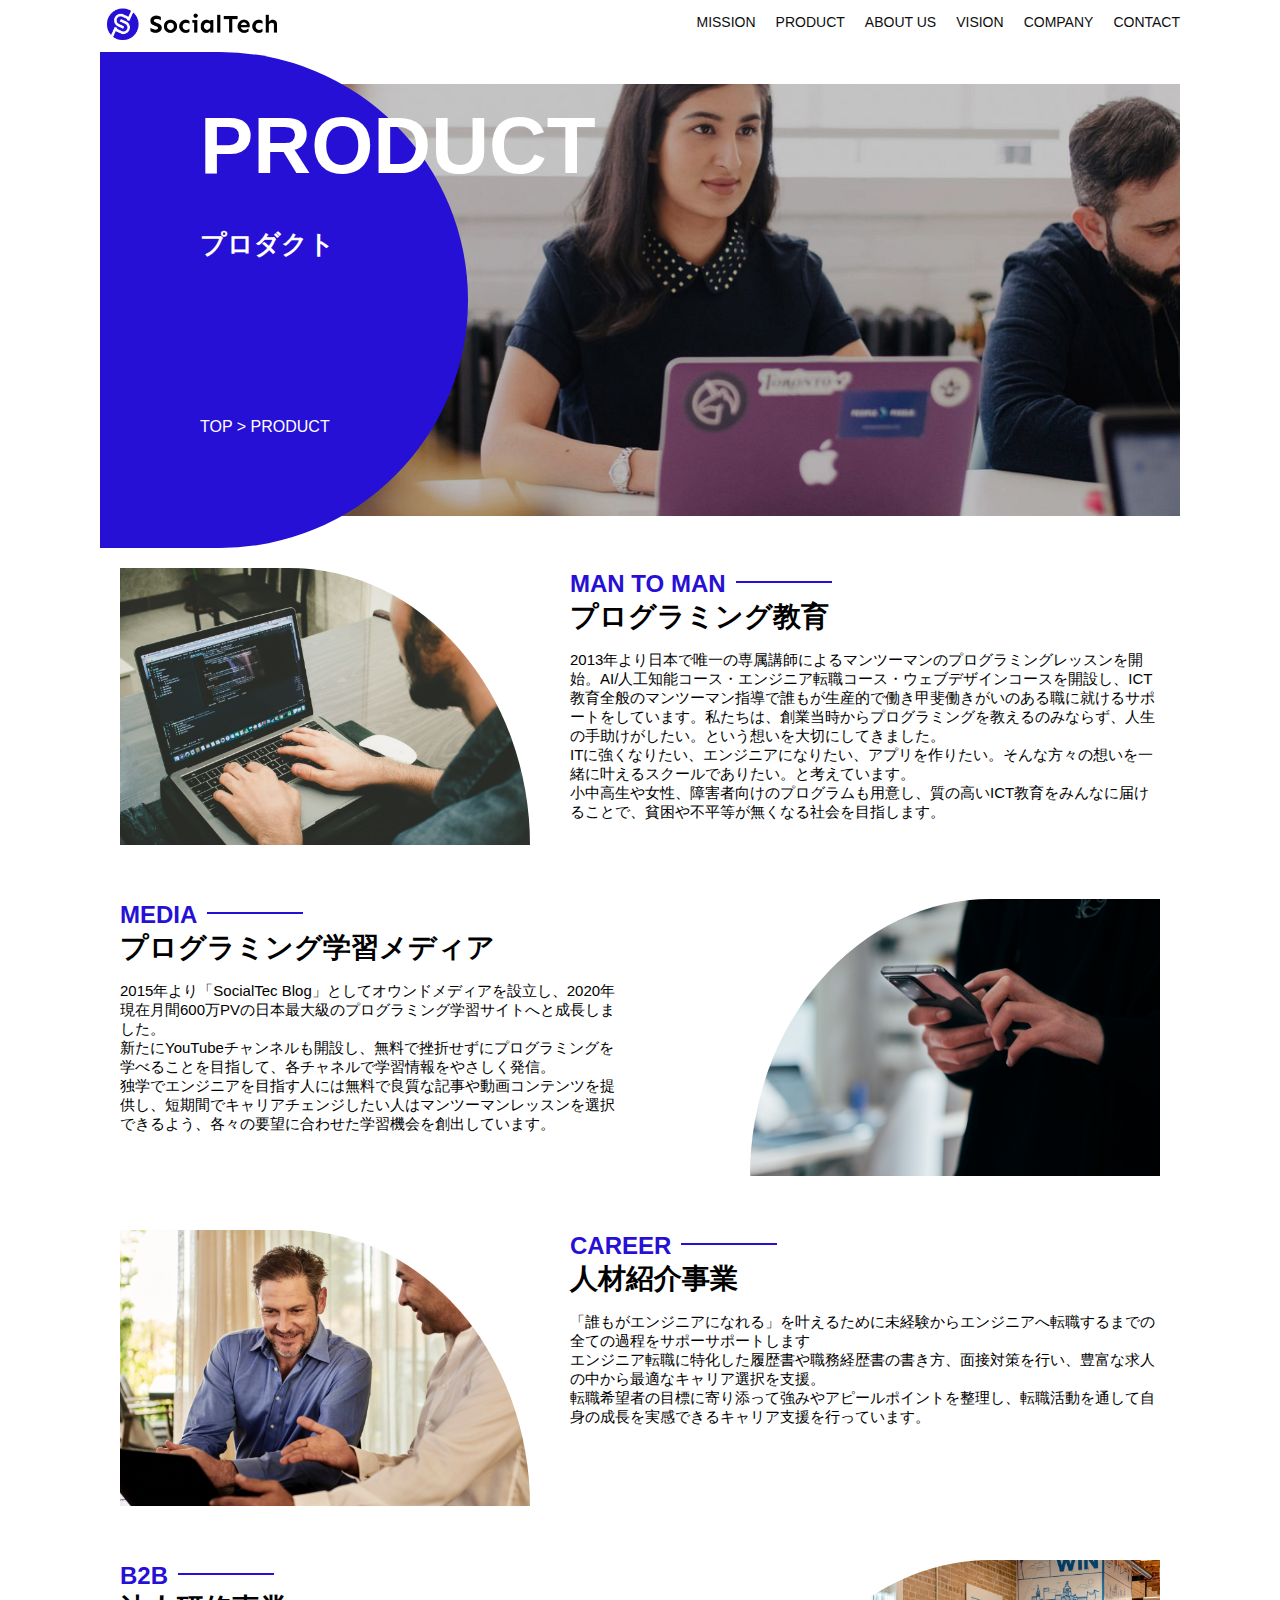
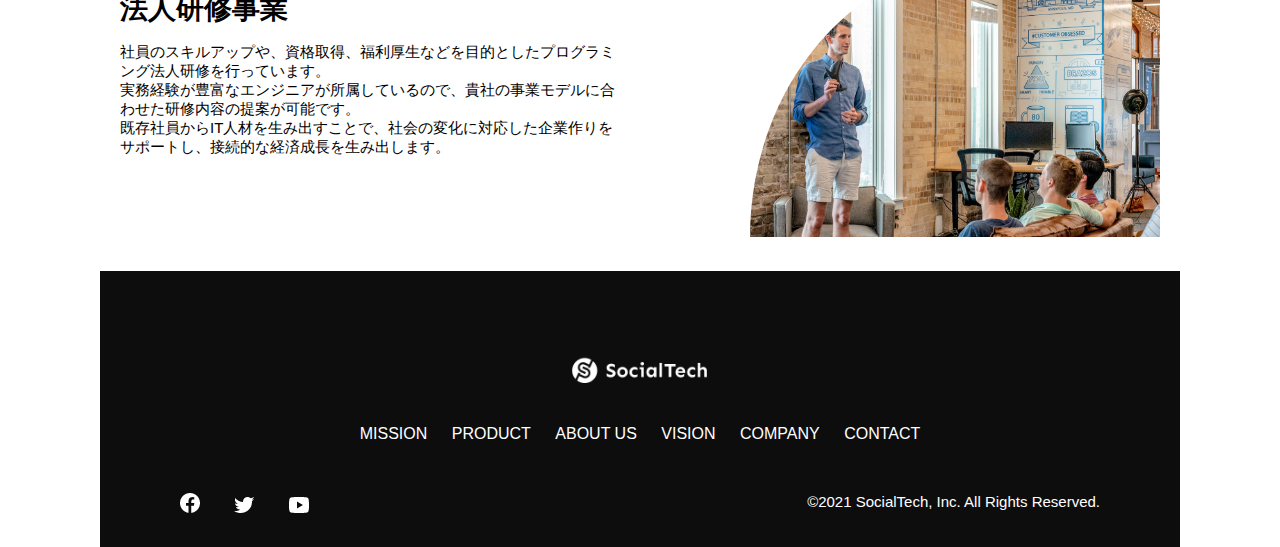
<file: kadai_tutorial_output/product.html>
<!DOCTYPE html>
<html>
    <head>
        <title>SocialTech -PRODUCT プロダクト-</title>
        <meta name="description" content="SocialTechの4つのプロダクトを紹介します">
        <meta charset="utf-8">
        <meta name="viewport" content="width=device-width, initial-scale=1.0">
        <link rel="stylesheet" href="style.css">
    </head>

    <body>
        <!--ヘッダー-->
        <header>
            <!--ロゴ-->
            <a href="index.html" id="logo">
                <img src="images/logo.png" alt="トップページに戻る">
            </a>

            <!--PC用ナビゲーション-->
            <nav id="nav-pc">
                <ul>
                    <li><a href="mission.html">MISSION</a></li>
                    <li><a href="product.html">PRODUCT</a></li>
                    <li><a href="index.html#aboutus">ABOUT US</a></li>
                    <li><a href="index.html#vision">VISION</a></li>
                    <li><a href="index.html#company">COMPANY</a></li>
                    <li><a href="index.html#contact">CONTACT</a></li>
                </ul>
            </nav>

            <!--スマホ用メニューボタン-->
            <button id="menu-sp" onclick="document.getElementById('nav-sp').style.display = 'block'">
                <img src="images/button-menu.png" alt="ナビゲーションを開く">
            </button>

            <!--スマホ用ナビゲーション-->
            <div id="nav-sp">
                <button id="close" onclick="document.getElementById('nav-sp').style.display = 'none'">
                    <img src="images/button-close.png" alt="ナビゲーションを閉じる">
                </button>

                <nav>
                    <ul>
                        <li>
                            <a id="logo-sp" href="index.html" onclick="document.getElementById('nav-sp').style.display = 'none'">
                                <img src="images/logo-sp.png" alt="トップページに戻る">
                            </a>
                        </li>
                        <li><a class="menu" href="mission.html" onclick="document.getElementById('nav-sp').style.display = 'none'">MISSION</a></li>
                        <li><a class="menu" href="product.html" onclick="document.getElementById('nav-sp').style.display = 'none'">PRODUCT</a></li>
                        <li><a class="menu" href="index.html#aboutus" onclick="document.getElementById('nav-sp').style.display = 'none'">ABOUT US</a></li>
                        <li><a class="menu" href="index.html#vision" onclick="document.getElementById('nav-sp').style.display = 'none'">VISION</a></li>
                        <li><a class="menu" href="index.html#company" onclick="document.getElementById('nav-sp').style.display = 'none'">COMPANY</a></li>
                        <li><a class="menu" href="index.html#contact" onclick="document.getElementById('nav-sp').style.display = 'none'">CONTACT</a></li>
                    </ul>
                </nav>
                <div id="sns">
                    <a href="https://www.facebook.com/sejuku2013">
                      <img src="images/button-facebook.png" alt="Facebookのリンク">
                    </a>
                    <a href="https://twitter.com/samuraijuku">
                      <img src="images/button-twitter.png" alt="Twitterのリンク">
                    </a>
                    <a href="https://www.youtube.com/channel/UCCFOQO5aDK0xXam4cUQXT8g">
                      <img src="images/button-youtube.png" alt="YouTubeのリンク">
                    </a>
                </div>
            </div>
        </header>

        <main>
            <article>
                <section id="product-main">
                    <div class="product-main-inner">
                        <div id="product-title">
                            <h1>PRODUCT<br><span>プロダクト</span></h1>
                            <p>TOP > PRODUCT</p>
                        </div>
                    </div>
                </section>

                <section class="product-section product-section-left">
                    <div class="product-section-img">
                        <img src="images/product/product-mantoman.png" alt="PCでコードを書く男性">
                    </div>
                    <div class="product-read">
                        <h2 class="product-h2">MAN TO MAN</h2>
                        <h3 class="product-h3">プログラミング教育</h3>
                        <p>
                            2013年より日本で唯一の専属講師によるマンツーマンのプログラミングレッスンを開始。AI/人工知能コース・エンジニア転職コース・ウェブデザインコースを開設し、ICT教育全般のマンツーマン指導で誰もが生産的で働き甲斐働きがいのある職に就けるサポートをしています。私たちは、創業当時からプログラミングを教えるのみならず、人生の手助けがしたい。という想いを大切にしてきました。<br>
                            ITに強くなりたい、エンジニアになりたい、アプリを作りたい。そんな方々の想いを一緒に叶えるスクールでありたい。と考えています。<br>
                            小中高生や女性、障害者向けのプログラムも用意し、質の高いICT教育をみんなに届けることで、貧困や不平等が無くなる社会を目指します。
                        </p>
                    </div>
                </section>
                <section class="product-section product-section-right">
                    <div class="product-read">
                        <h2 class="product-h2">MEDIA</h2>
                        <h3 class="product-h3">プログラミング学習メディア</h3>
                        <p>
                            2015年より「SocialTec Blog」としてオウンドメディアを設立し、2020年現在月間600万PVの日本最大級のプログラミング学習サイトへと成長しました。<br>
                            新たにYouTubeチャンネルも開設し、無料で挫折せずにプログラミングを学べることを目指して、各チャネルで学習情報をやさしく発信。<br>
                            独学でエンジニアを目指す人には無料で良質な記事や動画コンテンツを提供し、短期間でキャリアチェンジしたい人はマンツーマンレッスンを選択できるよう、各々の要望に合わせた学習機会を創出しています。
                        </p>
                    </div>
                    <div class="product-section-img">
                        <img src="images/product/product-media.png" alt="スマートフォンを操作する人">
                    </div>
                </section>
                <section class="product-section product-section-left">
                    <div class="product-section-img">
                        <img src="images/product/product-career.png" alt="笑顔で話し合う2人の男性">
                    </div>
                    <div class="product-read">
                        <h2 class="product-h2">CAREER</h2>
                        <h3 class="product-h3">人材紹介事業</h3>
                        <p>
                            「誰もがエンジニアになれる」を叶えるために未経験からエンジニアへ転職するまでの全ての過程をサポーサポートします<br>
                            エンジニア転職に特化した履歴書や職務経歴書の書き方、面接対策を行い、豊富な求人の中から最適なキャリア選択を支援。<br>
                            転職希望者の目標に寄り添って強みやアピールポイントを整理し、転職活動を通して自身の成長を実感できるキャリア支援を行っています。<br>
                        </p>
                    </div>
                </section>
                <section class="product-section product-section-right">
                    <div class="product-read">
                        <h2 class="product-h2">B2B</h2>
                        <h3 class="product-h3">法人研修事業</h3>
                        <p>
                            社員のスキルアップや、資格取得、福利厚生などを目的としたプログラミング法人研修を行っています。<br>
                            実務経験が豊富なエンジニアが所属しているので、貴社の事業モデルに合わせた研修内容の提案が可能です。<br>
                            既存社員からIT人材を生み出すことで、社会の変化に対応した企業作りをサポートし、接続的な経済成長を生み出します。
                        </p>
                    </div>
                    <div class="product-section-img">
                        <img src="images/product/product-b2b.png" alt="講演中の男性とそれを聴く人々">
                    </div>
                </section>
            </article>
        </main>

        <footer>
            <div id="footer-logo">
                <img src="images/logo-sp.png" alt="SocialTech">
            </div>
            <div id="footer-link">
                <a href="mission.html">MISSION</a>
                <a href="product.html">PRODUCT</a>
                <a href="index.html#aboutus">ABOUT US</a>
                <a href="index.html#vision">VISION</a>
                <a href="index.html#company">COMPANY</a>
                <a href="index.html#contact">CONTACT</a>
            </div>
            <div id="sns-footer">
                <div class="sns-btns">
                  <a href="https://www.facebook.com/sejuku2013"><img src="images/button-facebook.png" alt="Facebookのリンク"></a>
                  <a href="https://twitter.com/samuraijuku"><img src="images/button-twitter.png" alt="Twitterのリンク"></a>
                  <a href="https://www.youtube.com/channel/UCCFOQO5aDK0xXam4cUQXT8g"><img src="images/button-youtube.png" alt="YouTubeのリンク"></a>
                </div>
                <p id="copyright">&copy;2021 SocialTech, Inc. All Rights Reserved.</p>
            </div>
        </footer>
    </body>
</html>
</file>
<file: html-css-kadai_013/style.css>
/*PC,スマホ共通スタイル*/
body{
    font-family: "Source Sans Pro","Hiragino kaku Gothic ProN",Meiryo,Arial,sans-serif;
}

p {
    font-size: 15px;
}

#main-visual > img {
    width: 100%;
}

/*PC用スタイル*/
@media screen and (min-width: 768px) {
    /*横幅設定*/
    body {
        max-width: 1080px;
        min-width: 960px;
        margin: 0 auto;
    }
    /*ヘッダー*/
    header {
        display: flex;
        justify-content: space-between;
    }
    /*ナビゲーションのレイアウト*/
    #nav-pc {
        text-align: right;
        font-size: 14px;
        padding-top: 15px;
    }
    /*ナビゲーションのリンクの装飾設定*/
    #nav-pc > a {
        text-decoration: none;
        margin-left: 20px;
    }
    #nav-pc >a:link {
        color: #0d0d0d;
    }
    #nav-pc > a:hover {
        color: #0d0d0d;
        text-decoration: underline;
    }
    #nav-pc > a:active {
        color: #0d0d0d;
    }

    #menu-sp {
        display: none;
    }

    #nav-sp {
        display: none;
    }
}

/*スマートフォン用スタイル*/
@media screen and (max-width: 767px) {

    body {
        min-width: 375px;
        margin: 0;
    }

    #nav-pc {
        display: none;
    }
    /*ハンバーガーメニュー*/
    #menu-sp {
        float: right;
        padding: 0;
    }
    /*スマートフォン用ナビゲーション*/
    #nav-sp {
        background-color: #ce933e;
        position: absolute;
        left: 0;
        top: 0;
        height: 100%;
        width: 100%;
        display: none;
        z-index: 100;
    }
    /*xボタン*/
    #close {
        position: absolute;
        top: 20px;
        right: 20px;
        background-color: transparent;
        border: none;
    }
    /*ナビゲーション用ロゴ*/
    #logo-sp {
        margin: 80px 0 30px 20px;
    }

    #nav-sp  li a {
        display: block;
    }
     
    #nav-sp  li a:link {
        color: #ffffff;
     }

    #nav-sp  li a:visited {
        color: #ffffff;
    }

    #nav-sp  li a:hover {
        text-decoration: underline;
    }

    #nav-sp  li a:active {
        color: #ffffff;
    }

    #nav-sp .menu {
        text-decoration: none;
        display: block;
        margin: 0 20px;
        height: 44px;
        font-size: 16px;
        background-image: url("images/arrow.png");
        background-repeat: no-repeat;
        background-position: right top;
    }

    #nav-sp ul li {
        list-style: none;
    }
}
</file>
<file: kadai_tutorial_output/style.css>
/*PC、スマホ共通スタイル*/
* {
    box-sizing: border-box;
}

body {
    max-width: 1080px;
    margin: 0 auto;
    font-family: "Source Sans Pro","Hiragino Kaku Gothic ProN",Meiryo, Arial, sans-serif;
}

p {
    font-size: 15px;
 }

 header {
    display: flex;
    justify-content: space-between;
 }


 #nav-pc {
    font-size: 14px;

 }

 #nav-pc ul {
    display: flex;
    padding-left: 0;
 }

 #nav-pc li {
    list-style: none;
 }

 #nav-pc  a {
    text-decoration: none;
    margin-left: 20px;
    color: #0d0d0d;
 }

 #nav-pc > a:hover {
    text-decoration: underline;
 }

 /*スマホ用ナビ非表示*/
 #nav-sp,
 #menu-sp {
   display: none;
 }

 #main-visual {
    position: relative;
    height: 470px;
 }


 #main-message {
    position: absolute;
        top: 0;
        left: 0;
    background-color: #2710d5;
    color: #ffffff;
    border-radius: 0 0 476px 0;
    max-width: 620px;
    height: 100%;
    width: 100%;
    z-index: 11;

 }


 #main-message > h1 {
    font-size: 60px;
    margin: 100px 0 0 50px;
 }

 #main-message > p {
    font-size: 28px;
    margin: 0 0 0 50px;
 }

 #main-visual > img {
    max-width: 620px;
    border-radius: 476px 0 0 0;
    position: absolute;
    top: 0;
    right: 0;
    z-index: 10;
 }

 h2 {
    margin: 40px 0 0 0;    
 }

 h2::after {
    content: url("images/line.png");
    margin-left: 10px;
 }

 h3 {
    font-size: 27px;
 }

 #mission {
    margin: 80px auto;
 }

 #mission-flex {
    display: flex;
 }

 #mission-flex > div {
    width: 50%;
    margin: 20px;
 }

 #mission-photo {
    width: 100%;
 }

 #s2dgs {
    margin-top: 50px;
    width: 100%;
 }

 #product {
    background-color: #fafafa;
    margin: 80px 0;
    padding: 10px 40px 0 40px;
 }

 #product .product-flex {
    margin-top: 40px;
    display: flex;
 }

 #product-left {
    width: 50%;
    margin-right: 20px;
 }

 #product-right {
    width: 50%;
    margin-left: 20px;
    margin-top: 80px;
 }

 #product-left > div {
    position: relative;
    height: 480px;
    margin-right: 20px;
 }

 #product-right > div {
    position: relative;
    height: 480px;
    margin-left: 20px;
 }

 .product-photo {
    width: 100%;
 }

 .product-explain {
    background-color: #ffffff;
    position: absolute;
    left: 0;
    bottom: 50px;
    margin: 0 40px;
    padding: 20px;
    box-shadow: 5px 5px 10px rgba(0,0,0,0.05);
 }

 .product-explain > span {
    color: #2710d5;
    font-weight: bold;
    font-size: 16px;
    margin: 0;
 }

 .product-explain > h3 {
    margin: 5px 0;
 }

 .product-explain > p {
    font-size: 14px;
    margin: 0;
 }

 #product-more {
    text-align: center;
 }

 #product-more a {
    position: relative;
    bottom: -42px;
 }

 #aboutus {
    margin: 80px auto;
 }

 #aboutus > div {
    display: flex;
 }

 .culture-img {
    width: 50%;
    align-self: flex-start;
 }

 .culture-img2 {
    margin-top: 50px;
    width: 100%;
 }

 .culture-table {
    margin-right: 50px;
 }

 .culture-num {
    font-size: 80px;
    color: #2710d5;
    margin-right: 20px;
 }

 .culture-table th {
    text-align: left;
    font-size: 28px;
    font-weight: bold;
 }

 .culture-en {
    color: #2710d5;
    font-size: 24px;
 }

 .culture-description {
    margin: 0;
 }


 #vision {
    margin: 80px auto;
 }

 #vision > div {
    display: flex;
    justify-content: space-between;
    flex-wrap: wrap;
 }

 .vision-box {
    width: 300px;
    height: 300px;
    margin-bottom: 30px;
    position: relative;
 }

 .vision-box > img {
    width: 100%;
    position: relative;
    z-index: 30;
 }

 .vision-box > div {
    position: absolute;
    top: 0;
    left: 0;
    z-index: 31;
    margin-right: 20px;
 }

 .vision-box > div > h4 {
    color: #2710d5;
    font-size: 19px;
    margin-top: 80px;
 }

 .vision-box > div > h4::first-letter {
    font-size: 40px;
 }

 .vision-box > div > h5 {
    font-size: 20px;
    margin: 0;
 }

 .vision-box > div >p {
    margin-top: 10px;
 }

 #cases {
    margin: 40px 0;
    width: 100%;
 }

 #cases > ul {
    display: flex;
    list-style: none;
    justify-content: center;
 } 

 #cases > ul > li {
    width: 33%;
    margin: 20px;
 }

 .case-card {
    background-color: #ffffff;
    min-height: 400px;
    box-shadow: 5px 5px 15px rgba(0,0,0,0.05);
 }

 .case-img {
    width: 100%;
 }

 .case-info {
    padding: 10px 20px;
 }

 .case-name {
    color: #2710d5;
    font-size: 19px;
 }

 .case-contact {
    font-size: 14px;
 }

 #company {
    margin: 80px auto;
 }

 #company-table {
    width: 100%;
 }

 .tableheader {
    text-align: left;
    padding: 20px;
    border-bottom-color: #2710d5;
    border-bottom-width: 1px;
    border-bottom-style: solid;
    width: 100px;
 }

 .tableheader-first {
    border-top-color: #2710d5;
    border-top-width: 1px;
    border-top-style: solid;
 }

 .cell {
    padding: 30px;
    border-bottom-color: #ececec;
    border-bottom-width: 1px;
    border-bottom-style: solid;
 }

 .cell-first {
    border-top-color: #ececec;
    border-top-width: 1px;
    border-top-style: solid;
 }

 #company > iframe {
    width: 100%;
    height: 368px;
    margin-top: 40px;
 }

 #contact {
    margin: 80px auto;
 }

 #contact > form > div {
    display: flex;
    flex-direction: row;
    flex-wrap: wrap;
    padding-bottom: 30px;
 }

 .contact-heading {
    width: 240px;
    align-self: center;
 }

 .contact-label {
    font-weight: bold;
 }

 .contact-span {
    color: #ce2222;
    margin-left: 20px;
    font-weight: bold;
 }

 .contact-textbox {
    border-top: 0;
    border-left: 0;
    border-right: 0;
    border-bottom-width: 1px;
    border-bottom-color: #707070;
    border-bottom-style: solid;
    background-color: #fafafa;
    width: 400px;
    height: 56px;
 }

 .contact-textarea {
    border-top: 0;
    border-left: 0;
    border-right: 0;
    border-bottom-width: 1px;
    border-bottom-color: #707070;
    background-color: #fafafa;
    width: 400px;
    height: 200px;
 }

 #contact dt {
    font-weight: bold;
 }

 #contact dd {
    margin: 0 0 16px 0;
 }

 #contact dd p {
    margin: 0;
 }

 #contact dd ul {
    padding-left: 0;
 }

 #contact dd li {
    margin-bottom: 0;
    list-style: none;
 }


 footer {
    background-color: #0d0d0d;
    text-align: center;
    padding: 80px 80px 30px 80px;
 }

 #footer-logo {
    margin-bottom: 30px;
 }

 #footer-link {
    margin-bottom: 50px;
 }

 #footer-link > a {
    text-decoration: none;
    margin: 10px;
    color: #ffffff;
 }


 #footer-link > a:hover {
    text-decoration: underline;
 }


 #sns-footer {
    display: flex;
    justify-content: space-between;
    text-align: left;
 }

 #sns-footer  a {
    margin-right: 30px;
 }

 #copyright {
    color: #ffffff;
    margin: 0;
 }

 /*mission.html用スタイル*/
 /*ミッションのメインビジュアル*/
 .mission-main-inner {
   background-image: url("images/mission/mission-main.png");
   background-repeat: no-repeat;
   background-position-y: center;
 }

 #mission-title {
   background-color: #2710d5;
   width: 368px;
   color: #ffffff;
   height: 496px;
   border-radius: 0 248px 248px 0;
   position: relative;
 }

 #mission-title h1 {
   position: absolute;
   top: 0;
   left: 100px;
   font-size: 80px;
   line-height: 1;
 }

 #mission-title h1 span {
   font-size: 26px;
 }

 #mission-title > p {
   position: absolute;
   top: 350px;
   left: 100px;
   font-size: 16px;
 }

 /*ミッション S2DGsの設定*/
 #mission-s2dgs {
   margin: 20px;
 }

 .mission-h2 {
   color: #2710d5;
   font-size: 40px;
 }

 .mission-h2::after {
   content: none;
 }

 /*ミッション 5つのゴール設定*/
 #mission-five-goals {
   padding: 20px;
   display: flex;
 }

 #mission-five-goals .five-goals-image {
   width: 30%;
   padding: 20px;
 }

 #mission-five-goals .five-goals-image img {
   width: 100%;
 }

 #mission-five-goals .five-goals-read {
   width: 70%;
   padding: 20px;
 }

 #mission-five-goals .five-goals-read > div {
   margin-bottom: 40px;
 }

 .fivegoals-image-right {
   float:right;
   margin: 20px;
 }

 .fivegoals-image-left {
   float: left;
   margin: 20px;
 }

 .fivegoals-number {
   color: #2710d5;
   font-size: 48px;
   font-weight: bold;
   margin: 0;
 }

 .fivegoals-h3 {
   font-size: 28px;
   margin: 0;
 }

 .fivegoals-p {
   margin: 0;
 }

 /*プロダクトページ*/
 .product-main-inner {
   background-image: url("images/product/product-main.png");
   background-repeat: no-repeat;
   background-position-y: center;
 }

 #product-title {
   background-color: #2710d5;
   width: 368px;
   color: #ffffff;
   height: 496px;
   border-radius: 0 248px 248px 0;
   position: relative;
 }

 #product-title h1 {
   position: absolute;
   top: 0;
   left: 100px;
   font-size: 80px;
   line-height: 1;
 }

 #product-title h1 span {
   font-size: 26px;
 }

 #product-title > p {
   position: absolute;
   top: 350px;
   left: 100px;
   font-size: 16px;
 }

 /*セクション*/
 .product-section {
   display: flex;
   padding: 20px 20px 0;
 }

 .product-section .product-section-img {
   width: 450px;
 }

 .product-section-left .product-section-img img {
   width: 100%;
   padding: 0 40px 30px 0;
   border-radius: 0 432px 0 0;
 }

 .product-section-left .product-read {
   width: 50%;
   flex-grow: 1;
 }

 .product-section-left .product-read p {
   margin-bottom: 0;
 }

 .product-section-right {
   justify-content: space-between;
 }

 .product-section-right .product-section-img img {
   width: 100%;
   padding: 0 0 30px 40px;
   border-radius: 432px 0 0 0;
 }

 .product-section-right .product-read {
   width: 500px;
 }

 .product-h2 {
   color: #2710d5;
   font-size: 24px;
   margin: 0;
 }

 .product-h3 {
   font-size: 28px;
   margin: 0;
 }
 




/*画面が767px以下のとき*/
@media screen and (max-width: 767px) {
    

     /*スマートフォン用のスタイルを指定する*/

     #nav-pc {
        display: none;
     }

     #menu-sp {
        display: block;
        background-color: transparent;
        float: right;
        padding: 0;
        border: none;
     }

     #nav-sp {
        background-color: #2710d5;
        position: fixed;
        top: 0;
        left: 0;
        width: 100%;
        height: 100%;
        display: none;
        z-index: 100;
     }

     #close {
        position: absolute;
        top: 20px;
        right: 20px;
        background-color: transparent;
        border: none;
     }

     #nav-sp nav ul {
        padding-left: 0;
     }

     #nav-sp nav li {
        list-style: none;
     }

     #logo-sp {
        margin: 80px 0 30px 20px;
     }

     #nav-sp nav a {
        display: block;
        color: #ffffff;
     }


     #nav-sp nav  a:hover {
        text-decoration: underline;
     }


     #nav-sp  .menu {
        text-decoration: none;
        margin: 0 20px;
        height: 44px;
        font-size: 16px;
        background-image: url("images/arrow.png");
        background-repeat: no-repeat;
        background-position: right top;
     }

     #sns {
        position: absolute;
        bottom: 20px;
        left: 20px;
     }

     #sns > a {
        margin-right: 30px;
     }

     #main-visual {
      position: relative;
      height: 470px;
     }

     #main-visual > div {
      text-align: center;
      height: 280px;
     }

     #main-visual h1 {
      font-size: 28px;
      margin-top: 90px;
     }

     #main-visual > div > p {
      margin: 0;
      font-size: 15px;
     }

     #main-visual > img {
      width: 100%;
      border-radius: 476px 0 0 0;
      top: auto;
      bottom: 0;
     }

     /*見出し*/
     h2 {
      margin: 15px 0 15px 0;
     }

     h3 {
      font-size: 24px;
      margin: 10px 0 0 0;
     }

     /*ミッション*/
     #mission {
      margin: 20px 0 20px 0;
      padding: 0 20px 0 20px;
     }

     #mission-flex {
      flex-direction: column;
     }

     #mission-flex > div {
      width: 100%;
      margin: 0;
     }

     /*プロダクト*/
     #product {
      margin: 0;
      padding: 10px 20px 0 20px;
     }

     #product .product-flex {
      flex-direction: column;
      margin-top: 0;
     }

     #product-left, #product-right {
      width: 100%;
      margin: 0;
     } 

     #product-left > div, #product-right > div {
      height: auto;
      margin: 0;
     }

     .product-explain {
      position: relative;
      margin: 0;
     }

     .product-explain > h3 {
      margin: 10px 0;
      font-size: 24px;
     }

     #product-more {
      text-align: left;
     }

     /*ABOUT US*/
     #aboutus {
      margin: 80px 20px;
     }

     #aboutus > div {
      flex-direction: column;
     }

     .culture-table th {
      font-size: 16px;
     }

     .culture-table {
      margin-right: 0;
      padding-right: 20px;
      order: 2;
     }

     .culture-img {
      width: 100%;
      order: 1;
     }

     .culture-img2 {
      margin-top: 0;
     }

     .culture-num {
      padding: 0;
     }

     .culture-description {
      margin: 0;
     }

     /*ビジョン*/
     #vision {
      margin: 80px 20px;
     }

     .vision-box > img {
      position: absolute;
      top: 0;
      left: 0;
     }

     .vision-box > div > h4 {
      margin: 60px 0 0 0;
     }

     /*会社概要*/
     #company {
      margin-left: 20px;
      margin-right: 20px;
     }

     #company > h3 {
      margin-bottom: 20px;
     }

     .tebleheader {
      width: 50px;
     }

     .cell {
      padding: 20px;
     }

     #company > iframe {
      height: 240px;
     }

     /*問い合わせ*/
     #contact {
      margin: 80px 20px;
     }

     #contact > h3 {
      margin-bottom: 20px;
     }

     #contact > form >div {
      flex-direction: column;
      margin-bottom: 20px;
     }

     .contact-heading {
      align-self: auto;
      margin-bottom: 20px;
     }

     .contact-textbox {
      min-width: 300px;
      width: 100%;
     }

     .contact-textarea {
      height: 150px;
      width: 100%;
     }

     .radiobutton {
      margin-bottom: 20px;
     }

     /*フッター*/
     footer {
      padding: 30px 20px 50px 20px;
      text-align: left;
     }

     #footer-link > a {
      margin: 0 20px 30px 0;
      display: block;
      background-image: url("images/arrow.png");
      background-repeat: no-repeat;
      background-position: right top;
     }

     #footer-link > a:hover {
      text-decoration: underline;
     }

     #sns-footer {
      flex-direction: column;
      justify-content: flex-start;
     }

     #copyright {
      font-size: 12px;
      margin-top: 30px;
     }

     /*ミッションページ*/
     /*メインビジュ*/
     #mission-main {
      height: 256px;
      margin-top: 4%;
      position: relative;
     }

     .mission-main-inner {
      height: 80px;
      background-size: cover;
     }

     #mission-title {
      width: 136px;
      height: 256px;
      position: absolute;
      top: -10%;
     }

     #mission-title h1 {
      left: 20px;
      font-size: 40px;
     }

     #mission-title h1 span {
      font-size: 18px;
     }

     #mission-title > p {
      top: 180px;
      left: 20px;
      font-size: 13px;
     }

     /*s2dgsセクション*/
     .mission-h2 {
      font-size: 38px;
      margin: 0;
     }

     .mission-h2::after {
      content: none;
     }

     #mission-s2dgs > img {
      width: 100%;
     }

     /*5Goalsセクション*/
     #mission-five-goals {
      flex-direction: column;
     }

     #mission-five-goals > div {
      padding: 0;
     }

     #mission-five-goals .five-goals-image,#mission-five-goals .five-goals-read {
      width: 100%;
      padding: 0;
     }

     #mission-five-goals .five-goals-read > div {
      display: flexbox;
      flex-direction: column;
     }

     .fivegoals-image-right, .fivegoals-image-left {
      align-self: center;
     }

     /*プロダクト*/
     #product-main {
      height: 256px;
      margin-top: 4%;
      position: relative;
     }

     .product-main-inner {
      height: 80%;
      background-size: cover;
     }

     #product-title {
      width: 136px;
      height: 256px;
      position: absolute;
      top: -10%;
     }

     #product-title h1 {
      left: 20px;
      font-size: 40px;
     }

     #product-title h1 span {
      font-size: 18px;
     }

     #product-title > p {
      top: 180px;
      left: 20px;
      font-size: 13px;
     }

     .product-section {
      flex-direction: column;
     }

     .product-section .product-section-img {
      width: 100%;
     }

     .product-section .product-section-img img {
      width: 100%;
      padding: 0;
     }

     .product-section-left .product-section-img img {
      border-radius: 0 300px 0 0;
     }

     .product-section-left .product-read {
      width: 100%;
     flex-grow: 1;
     }

     .product-section-right .product-section-img {
      order: 1;
      border-radius: 300px 0 0 0;
     }

     .product-section-right .product-read {
      order: 2;
      width: 100%;
     }





}
</file>
